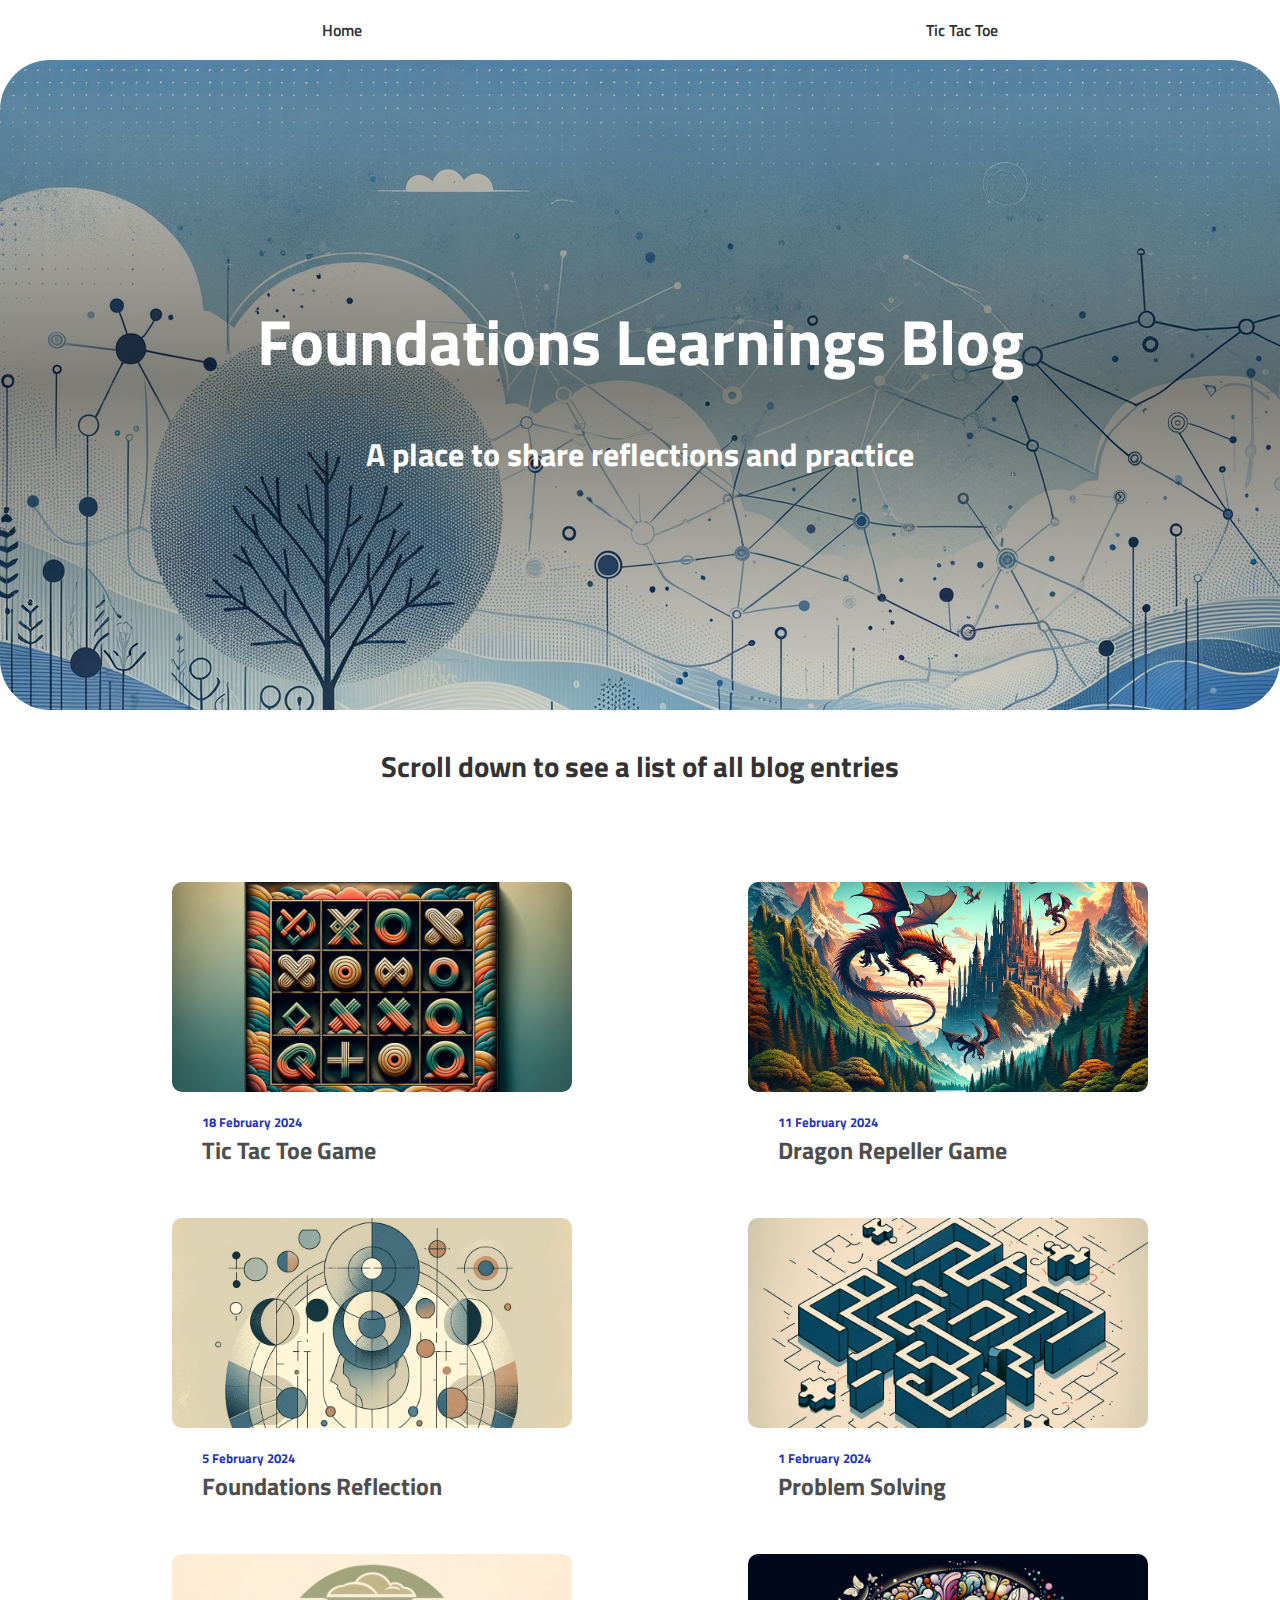
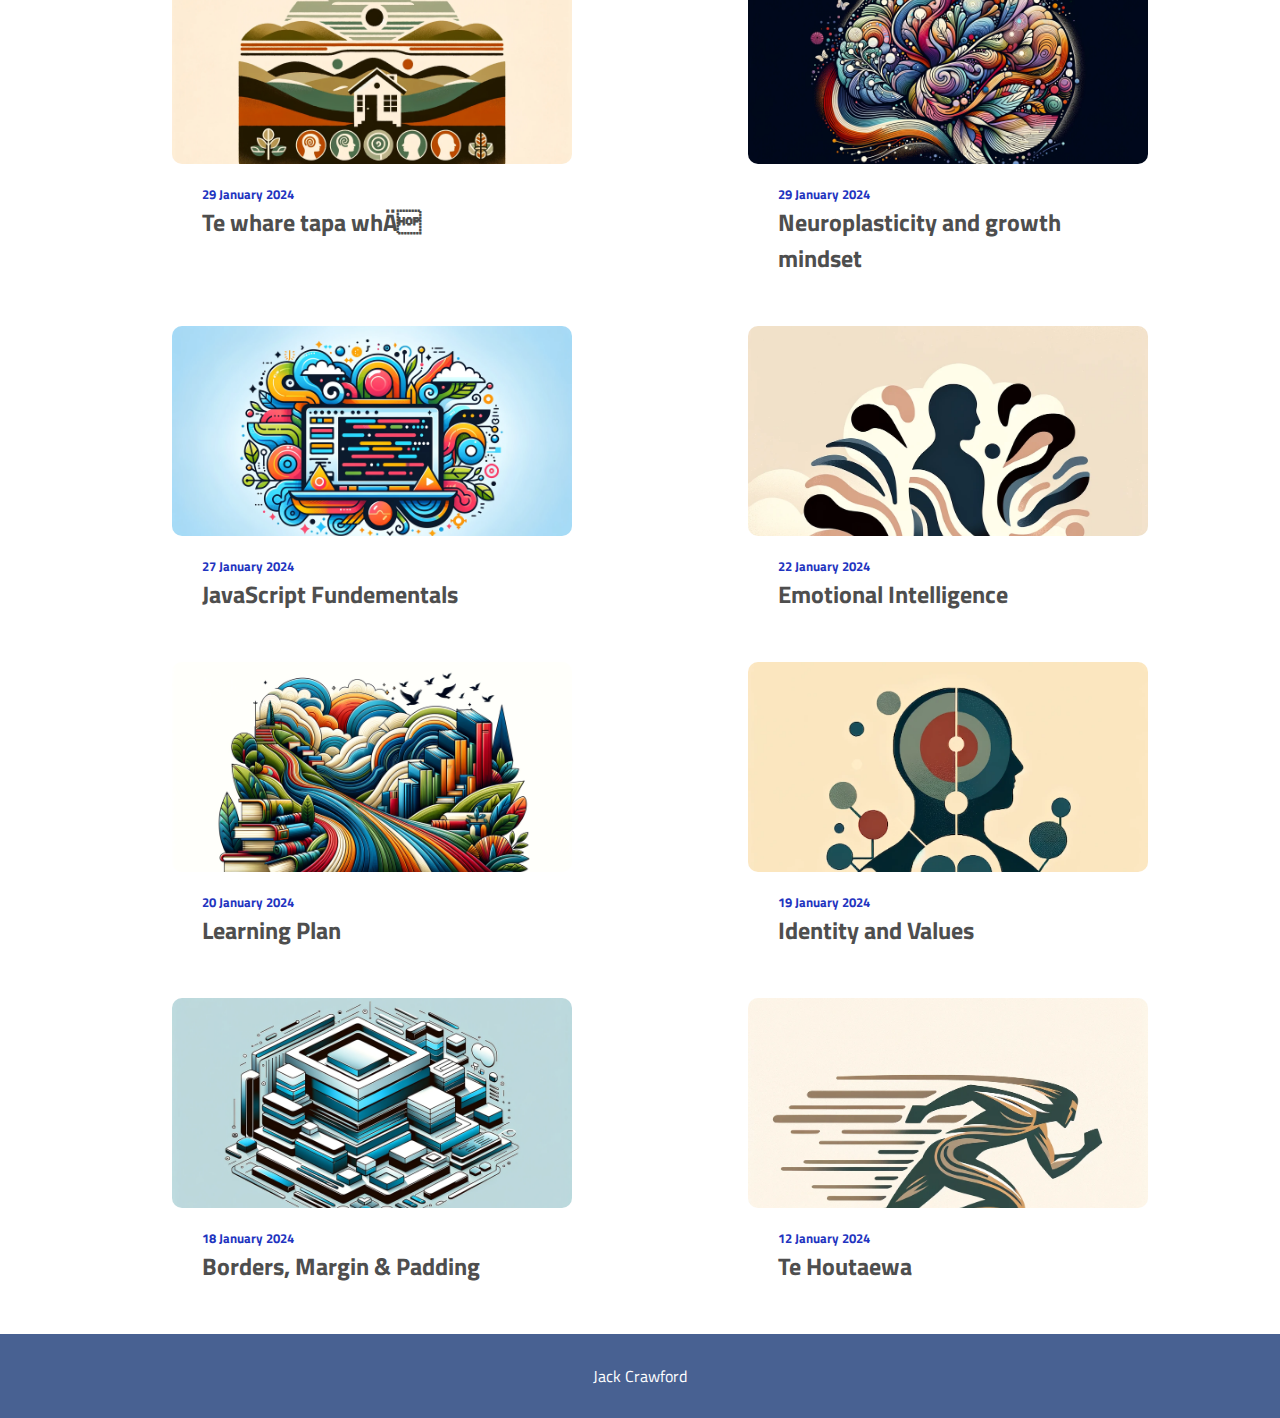
<file: index.html>
<!DOCTYPE html>
<html>

<head>
  <meta charset="UTF-8 /" />
  <meta name="viewport" content="width=device-width, initial-scale=1.0" />
  <link rel="stylesheet" href="styles/main.css" />
  <title>Jack's learning blog for foundations</title>
</head>

<body>
  <nav>
    <ul>
      <li><a href="#">Home</a></li>
      <li><a href="/blog/cat-dog-toe.html">Tic Tac Toe</a></li>
    </ul>
  </nav>
  <header id="index-header">
    <h1>Foundations Learnings Blog</h1>
    <h2>A place to share reflections and practice</h2>
  </header>
  <main>
    <div class="article-content" id="about">

      <h2 id="index-main-paragraph">Scroll down to see a list of all blog entries</h2>
    </div>


    <!--Wraps everything in <a> tag to fix linking isssue -
   Also put article heading below an image-->

    <div class="all-links-container" id="blogs">

      <a href="/blog/te-houtaewa-template.html" class="tile">
        <div class="tile-image">
          <img src="images/te-houtaewa.jpg" alt="Placeholder">
        </div>
        <div class="tile-text">
          <h5>12 January 2024</h5>
          <h3>Te Houtaewa</h3>
        </div>
      </a>
      <a href="/blog/html-css.html" class="tile">
        <div class="tile-image">
          <img src="images/html.jpg" alt="Placeholder">
        </div>
        <div class="tile-text">
          <h5>18 January 2024</h5>
          <h3>Borders, Margin & Padding</h3>
        </div>
      </a>
      <a href="/blog/identity-values.html" class="tile">
        <div class="tile-image">
          <img src="images/identity.jpg" alt="Placeholder">
        </div>
        <div class="tile-text">
          <h5>19 January 2024</h5>
          <h3>Identity and Values</h3>
        </div>
      </a>
      <a href="/blog/learning-plan.html" class="tile">
        <div class="tile-image">
          <img src="images/learning-plan.jpg" alt="Placeholder">
        </div>
        <div class="tile-text">
          <h5>20 January 2024</h5>
          <h3>Learning Plan</h3>
        </div>
      </a>
      <a href="/blog/emotional-intelligence.html" class="tile">
        <div class="tile-image">
          <img src="images/ei.jpg" alt="Placeholder">
        </div>
        <div class="tile-text">
          <h5>22 January 2024</h5>
          <h3>Emotional Intelligence</h3>
        </div>
      </a>
      <a href="/blog/javascript-dom.html" class="tile">
        <div class="tile-image">
          <img src="images/dom.jpg" alt="Placeholder">
        </div>
        <div class="tile-text">
          <h5>27 January 2024</h5>
          <h3>JavaScript Fundementals</h3>
        </div>
      </a>
      <a href="/blog/neuroplasticity.html" class="tile">
        <div class="tile-image">
          <img src="images/neuro.jpg" alt=" Placeholder">
        </div>
        <div class="tile-text">
          <h5>29 January 2024</h5>
          <h3>Neuroplasticity and growth mindset</h3>
        </div>
      </a>
      <a href="/blog/te-whare-tapa-wha.html" class="tile">
        <div class="tile-image">
          <img src="images/Te-whare.jpg" alt="Placeholder">
        </div>
        <div class="tile-text">
          <h5>29 January 2024</h5>
          <h3>Te whare tapa whā</h3>
        </div>
      </a>
      <a href="/blog/problem-solving.html" class="tile">
        <div class="tile-image">
          <img src="images/problem-solving1.png" alt="Placeholder">
        </div>
        <div class="tile-text">
          <h5>1 February 2024</h5>
          <h3>Problem Solving</h3>
        </div>
      </a>
      <a href="/blog/foundations-reflection.html" class="tile">
        <div class="tile-image">
          <img src="images/foundations-reflection.jpg" alt="Placeholder">
        </div>
        <div class="tile-text">
          <h5>5 February 2024</h5>
          <h3>Foundations Reflection</h3>
        </div>
      </a>
      <a href="/game/gameIndex.html" class="tile">
        <div class="tile-image">
          <img src="images/rpg.png" alt="game screenshot">
        </div>
        <div class="tile-text">
          <h5>11 February 2024</h5>
          <h3>Dragon Repeller Game</h3>
        </div>
      </a>
      <a href="/blog/cat-dog-toe.html" class="tile">
        <div class="tile-image">
          <img src="/images/cat-dog-toe/cat-dog-toe.png" alt="game screenshot">
        </div>
        <div class="tile-text">
          <h5>18 February 2024</h5>
          <h3>Tic Tac Toe Game</h3>
        </div>
      </a>

    </div>


    <div class="links-section">
      <h2>Links to Blogs</h2>
      <ul>
        <li><a href="/blog/te-houtaewa-template.html">Te Houtaewa</a></li>
        <li><a href="/blog/html-css.html">HTML CSS</a></li>
        <li><a href="/blog/identity-values.html">Identity and Values</a></li>
        <li><a href="/blog/learning-plan.html">Learning Plan</a></li>
        <li><a href="/blog/emotional-intelligence.html">Emotional Intelligence</a></li>
        <li><a href="/blog/javascript-dom.html">JavaScript Fundementals</a></li>
        <li><a href="/blog/neuroplasticity.html">Neuroplasticity and growth mindset</a></li>
        <li><a href="/blog/te-whare-tapa-wha.html">Te whare tapa whā</a></li>
        <li><a href="/blog/problem-solving.html">Problem Solving</a></li>
        <li><a href="/blog/foundations-reflection.html">Foundations Reflection</a></li>
      </ul>
    </div>
  </main>
  <footer>
    <p>Jack Crawford</p>
  </footer>
</body>

</html>
</file>
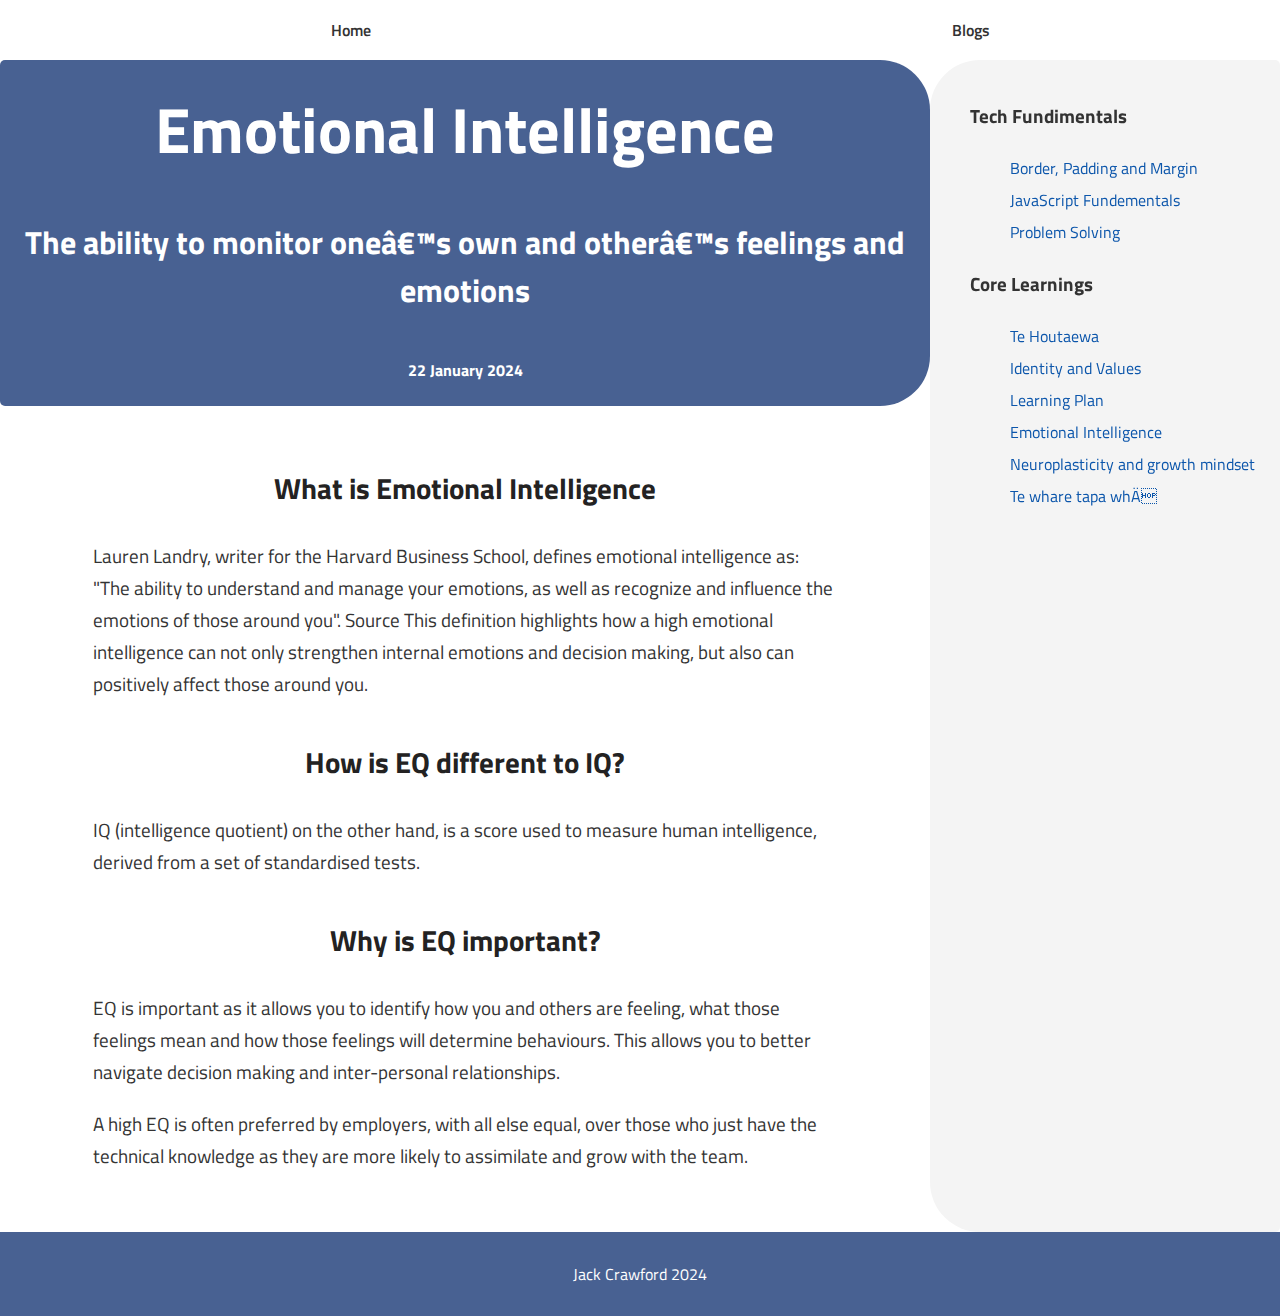
<file: blog/emotional-intelligence.html>
<!DOCTYPE html>
<html>

<head>
  <meta charset="UTF-8 /" />
  <meta name="viewport" content="width=device-width, initial-scale=1.0" />
  <link rel="stylesheet" href="../styles/main.css" />
  <title>Emotional Intelligence Blog</title>
</head>

<body>
  <nav class="nav">
    <ul>
      <li><a href="/index.html">Home</a></li>
      <li><a href="#">Blogs</a></li>
    </ul>
  </nav>
  <div class="content-area">
    <main>
      <header class="article-header">
        <h1>Emotional Intelligence</h1>
        <h2>
          The ability to monitor one’s own and other’s feelings and emotions
        </h2>
        <h3>22 January 2024</h3>
      </header>
      <div class="article-content">
        <h3>What is Emotional Intelligence</h3>
        <p>
          Lauren Landry, writer for the Harvard Business School, defines
          emotional intelligence as: "The ability to understand and manage
          your emotions, as well as recognize and influence the emotions of
          those around you". Source This definition highlights how a high
          emotional intelligence can not only strengthen internal emotions and
          decision making, but also can positively affect those around you.
        </p>
        <h3>How is EQ different to IQ?</h3>
        <p>
          IQ (intelligence quotient) on the other hand, is a score used to
          measure human intelligence, derived from a set of standardised
          tests.
        </p>
        <h3>Why is EQ important?</h3>
        <p>
          EQ is important as it allows you to identify how you and others are
          feeling, what those feelings mean and how those feelings will
          determine behaviours. This allows you to better navigate decision
          making and inter-personal relationships.
        </p>
        <p>
          A high EQ is often preferred by employers, with all else equal, over
          those who just have the technical knowledge as they are more likely
          to assimilate and grow with the team.
        </p>
      </div>
      <div class="links-section">
        <h2>See other Blogs</h2>
        <ul>
          <li><a href="/index.html">Go to Homepage</a></li>
          <li><a href="/blog/html-css.html">Border, Padding and Margin</a></li>
          <li><a href="/blog/identity-values.html">Identity and Values</a></li>
          <li><a href="/blog/learning-plan.html">Learning Plan</a></li>
          <li><a href="/blog/emotional-intelligence.html">Emotional Intelligence</a></li>
          <li><a href="/blog/javascript-dom.html">JavaScript Fundementals</a></li>
          <li><a href="/blog/neuroplasticity.html">Neuroplasticity and growth mindset</a></li>
          <li><a href="/blog/te-whare-tapa-wha.html">Te whare tapa whā</a></li>
          <li><a href="/blog/problem-solving.html">Problem Solving</a></li>
        </ul>
      </div>
    </main>
    <aside>
      <div class="aside-content">
        <h3>Tech Fundimentals</h3>
        <ul>
          <li><a href="/blog/html-css.html">Border, Padding and Margin</a></li>
          <li><a href="/blog/javascript-dom.html">JavaScript Fundementals</a></li>
          <li><a href="/blog/problem-solving.html">Problem Solving</a></li>
        </ul>
        <h3>Core Learnings</h3>
        <ul>
          <li><a href="/blog/te-houtaewa-template.html">Te Houtaewa</a></li>
          <li><a href="/blog/identity-values.html">Identity and Values</a></li>
          <li><a href="/blog/learning-plan.html">Learning Plan</a></li>
          <li><a href="/blog/emotional-intelligence.html">Emotional Intelligence</a></li>
          <li><a href="/blog/neuroplasticity.html">Neuroplasticity and growth mindset</a></li>
          <li><a href="/blog/te-whare-tapa-wha.html">Te whare tapa whā</a></li>
        </ul>
      </div>
    </aside>
  </div>

  <footer>
    <p>Jack Crawford 2024</p>
  </footer>
</body>

</html>
</file>
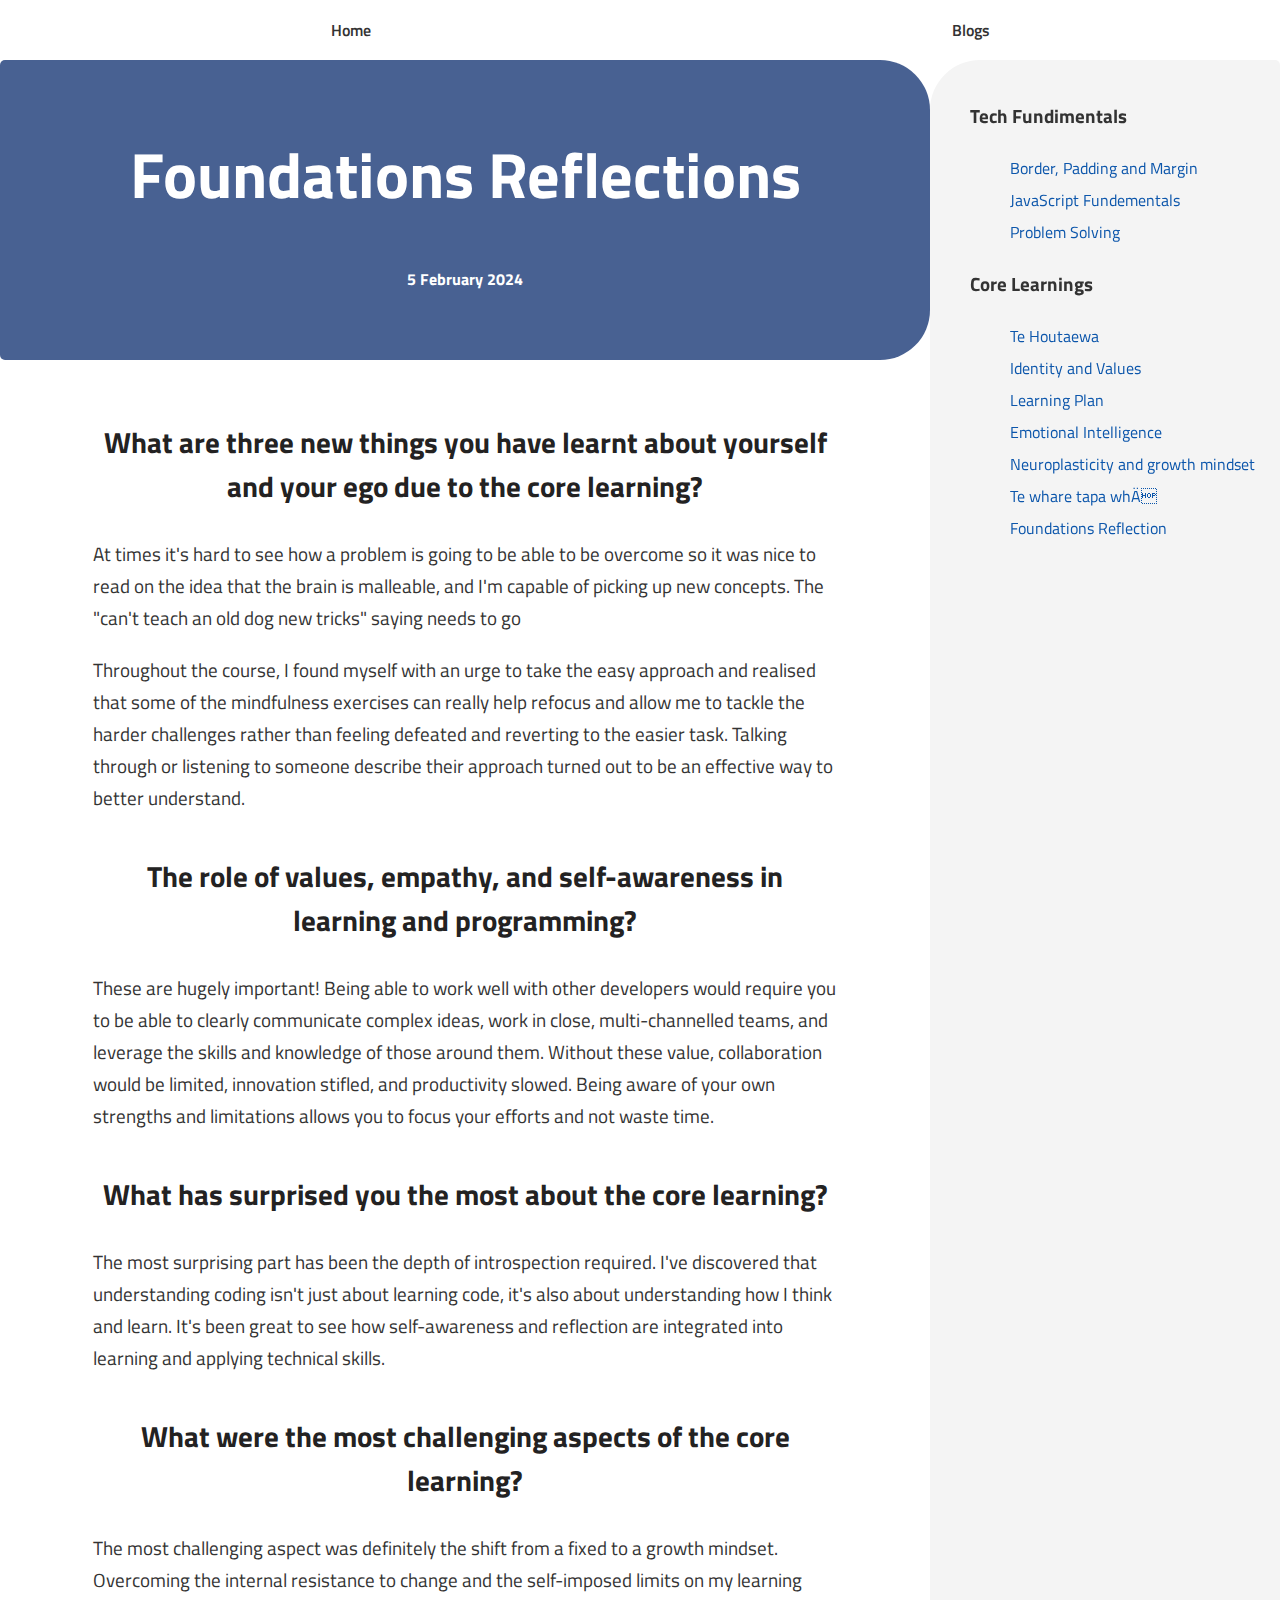
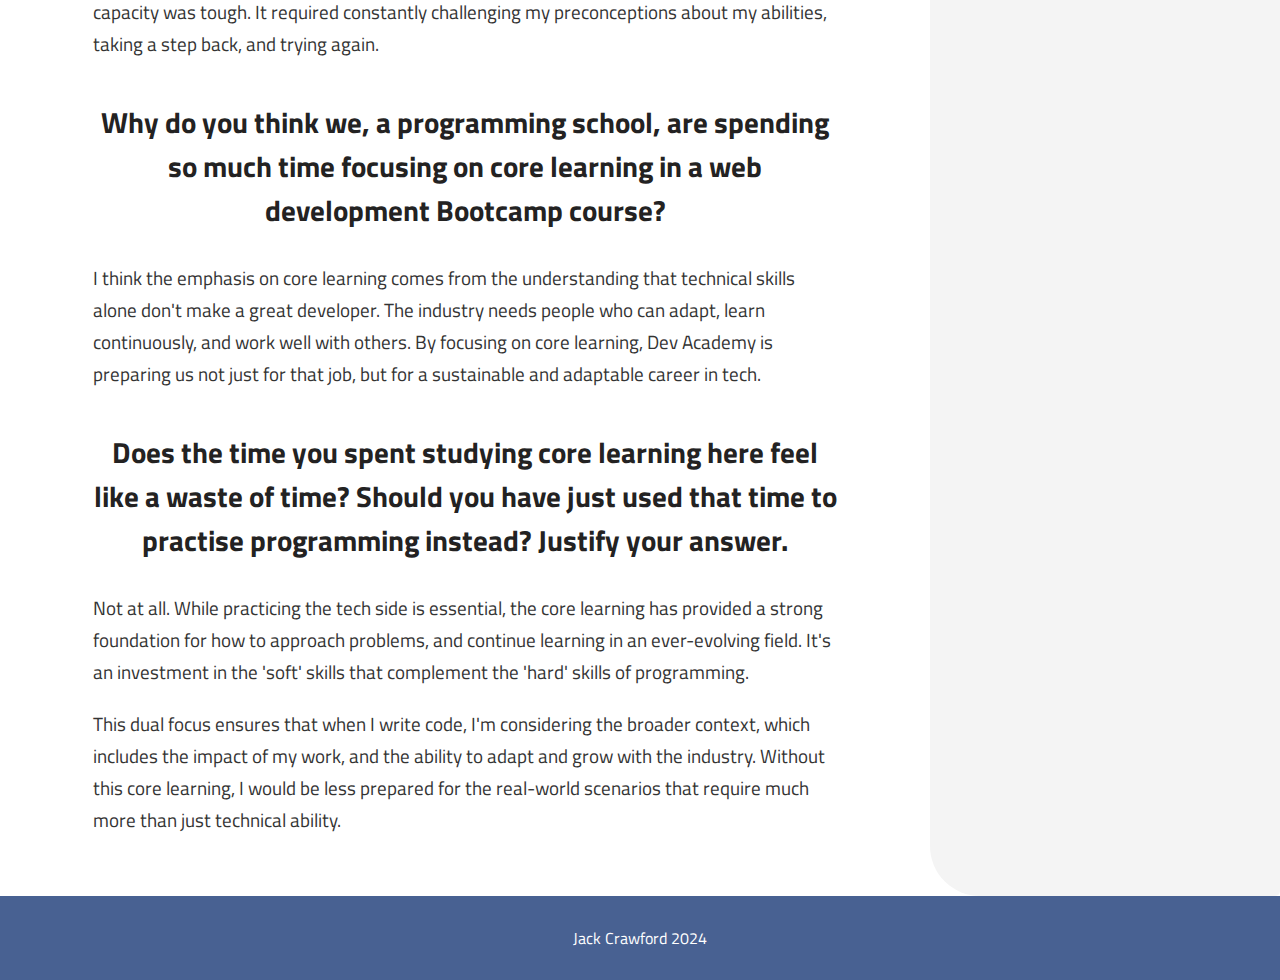
<file: blog/foundations-reflection.html>
<!DOCTYPE html>
<html>

<head>
  <meta charset="UTF-8 /" />
  <meta name="viewport" content="width=device-width, initial-scale=1.0" />
  <link rel="stylesheet" href="../styles/main.css" />
  <link rel="stylesheet" href="../styles/margin-padding-blog.css" />
  <title>Foundations Reflections</title>
</head>

<body>
  <nav class="nav">
    <ul>
      <li><a href="/index.html">Home</a></li>
      <li><a href="#">Blogs</a></li>
    </ul>
  </nav>
  <div class="content-area">
    <main>
      <header class="article-header">
        <h1>Foundations Reflections</h1>
        <h3>5 February 2024</h3>
      </header>
      <div class="article-content">
        <h3>What are three new things you have learnt about yourself and your ego due to the core learning?</h3>
        <p>At times it's hard to see how a problem is going to be able to be overcome so it was nice to read on the idea
          that the brain is malleable, and I'm capable of picking up new concepts. The "can't teach an old dog new
          tricks" saying needs to go</p>
        <p>Throughout the course, I found myself with an urge to take the easy approach and realised that some of the
          mindfulness exercises can really help refocus and allow me to tackle the harder challenges rather than feeling
          defeated and reverting to the easier task.
          Talking through or listening to someone describe their approach turned out to be an effective way to better
          understand.
        </p>
        <h3>The role of values, empathy, and self-awareness in learning and programming?</h3>
        <p>These are hugely important! Being able to work well with other developers would require you to be able to
          clearly communicate complex ideas, work in close, multi-channelled teams, and leverage the skills and
          knowledge of those around them. Without these value, collaboration would be limited, innovation stifled, and
          productivity slowed. Being aware of your own strengths and limitations allows you to focus your efforts and
          not waste time.</p>
        <h3>What has surprised you the most about the core learning?</h3>
        <p>The most surprising part has been the depth of introspection required. I've discovered that understanding
          coding isn't just about learning code, it's also about understanding how I think and learn. It's been great to
          see how self-awareness and reflection are integrated into learning and applying technical skills.</p>
        <h3>What were the most challenging aspects of the core learning?</h3>
        <p>The most challenging aspect was definitely the shift from a fixed to a growth mindset. Overcoming the
          internal resistance to change and the self-imposed limits on my learning capacity was tough. It required
          constantly challenging my preconceptions about my abilities, taking a step back, and trying again.
        </p>
        <h3>Why do you think we, a programming school, are spending so much time focusing on core learning in a web
          development Bootcamp course?</h3>
        <p>I think the emphasis on core learning comes from the understanding that technical skills alone don't make a
          great developer. The industry needs people who can adapt, learn continuously, and work well with others. By
          focusing on core learning, Dev Academy is preparing us not just for that job, but for a sustainable and
          adaptable career in tech. </p>
        <h3>Does the time you spent studying core learning here feel like a waste of time? Should you have just used
          that time to practise programming instead? Justify your answer.</h3>
        <p>Not at all. While practicing the tech side is essential, the core learning has provided a strong foundation
          for how to approach problems, and continue learning in an ever-evolving field. It's an investment in the
          'soft' skills that complement the 'hard' skills of programming.
        </p>
        <p>This dual focus ensures that when I write code, I'm considering the broader context, which includes the
          impact of my work, and the ability to adapt and grow with the industry. Without this core learning, I would be
          less prepared for the real-world scenarios that require much more than just technical ability.</p>

        <div class="links-section">
          <h2>See other Blogs</h2>
          <ul>
            <li><a href="/index.html">Go to Homepage</a></li>
            <li><a href="/blog/html-css.html">Border, Padding and Margin</a></li>
            <li><a href="/blog/identity-values.html">Identity and Values</a></li>
            <li><a href="/blog/learning-plan.html">Learning Plan</a></li>
            <li><a href="/blog/emotional-intelligence.html">Emotional Intelligence</a></li>
            <li><a href="/blog/javascript-dom.html">JavaScript Fundementals</a></li>
            <li><a href="/blog/neuroplasticity.html">Neuroplasticity and growth mindset</a></li>
            <li><a href="/blog/te-whare-tapa-wha.html">Te whare tapa whā</a></li>
            <li><a href="/blog/problem-solving.html">Problem Solving</a></li>
          </ul>
        </div>
    </main>
    <aside>
      <div class="aside-content">
        <h3>Tech Fundimentals</h3>
        <ul>
          <li><a href="/blog/html-css.html">Border, Padding and Margin</a></li>
          <li><a href="/blog/javascript-dom.html">JavaScript Fundementals</a></li>
          <li><a href="/blog/problem-solving.html">Problem Solving</a></li>
        </ul>
        <h3>Core Learnings</h3>
        <ul>
          <li><a href="/blog/te-houtaewa-template.html">Te Houtaewa</a></li>
          <li><a href="/blog/identity-values.html">Identity and Values</a></li>
          <li><a href="/blog/learning-plan.html">Learning Plan</a></li>
          <li><a href="/blog/emotional-intelligence.html">Emotional Intelligence</a></li>
          <li><a href="/blog/neuroplasticity.html">Neuroplasticity and growth mindset</a></li>
          <li><a href="/blog/te-whare-tapa-wha.html">Te whare tapa whā</a></li>
          <li><a href="/blog/foundations-reflection.html">Foundations Reflection</a></li>
        </ul>
      </div>
    </aside>
  </div>
  <footer>
    <p>Jack Crawford 2024</p>
  </footer>
</body>

</html>
</file>
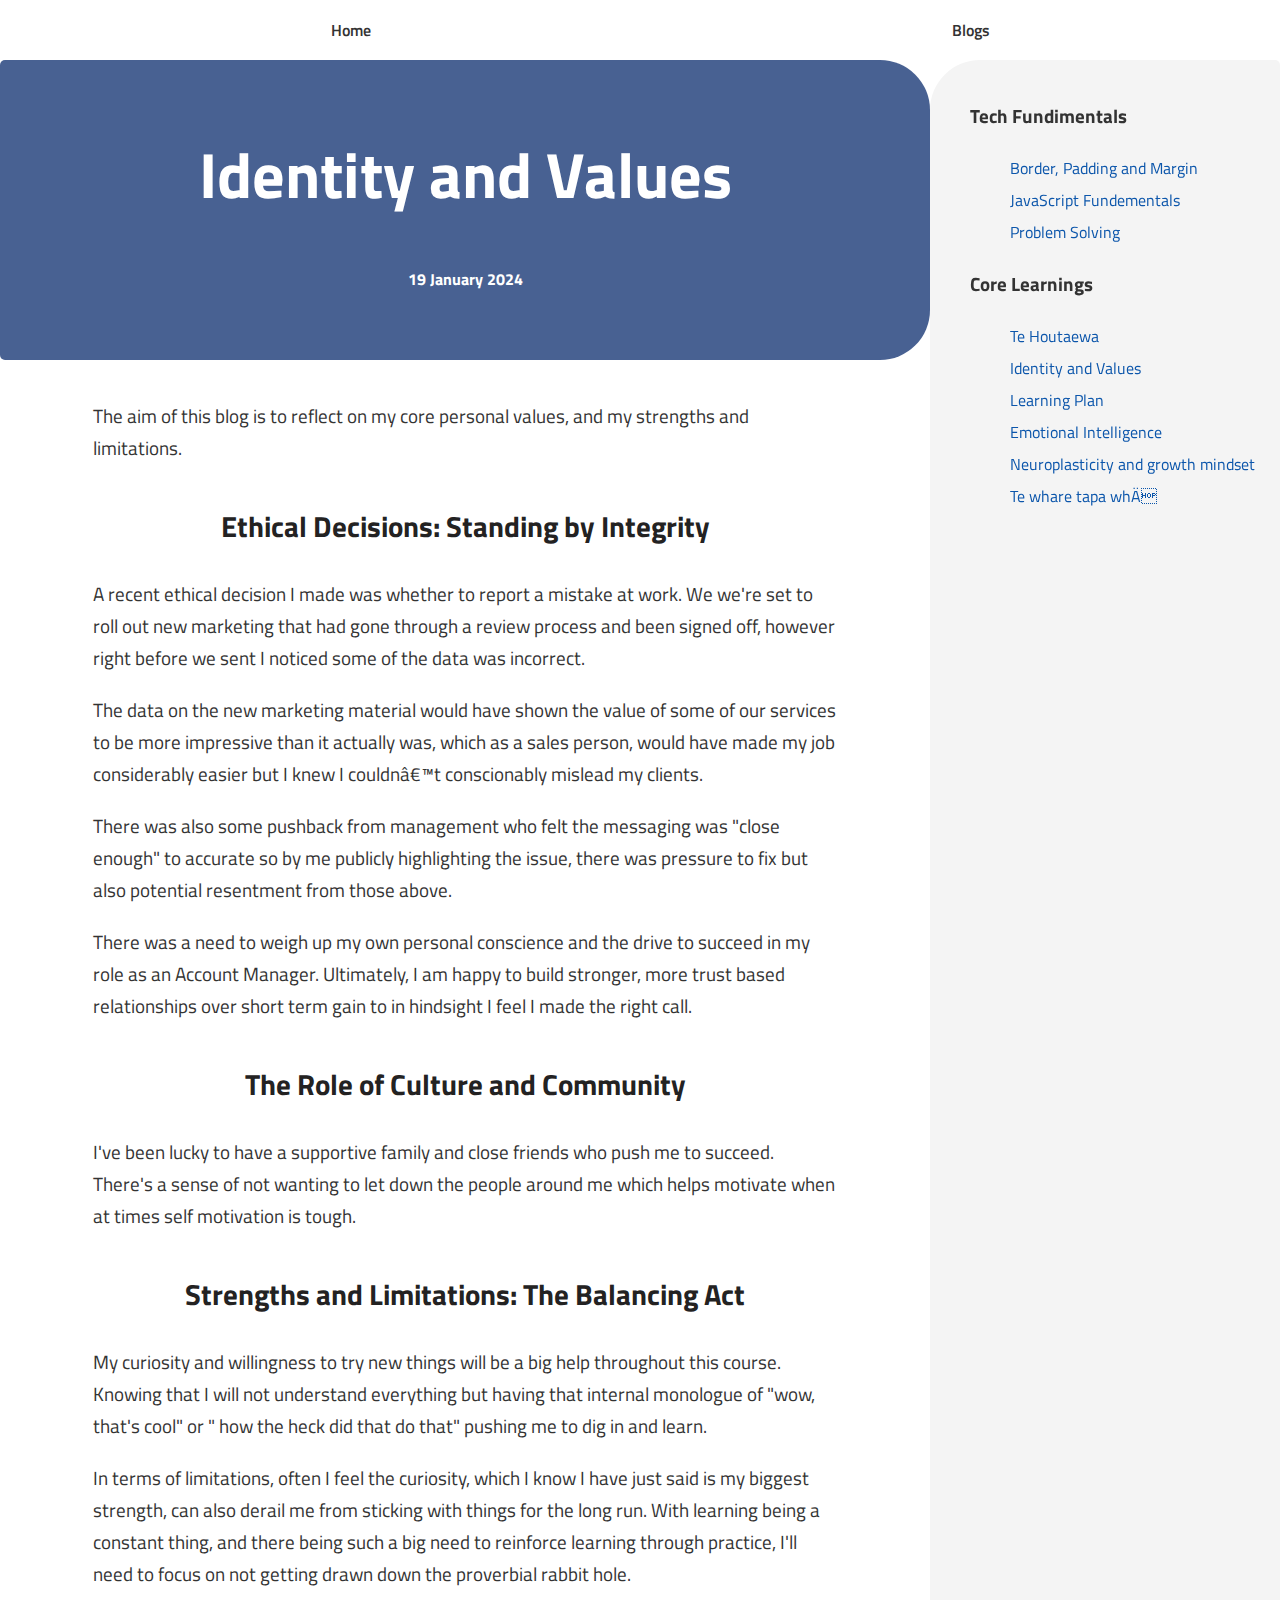
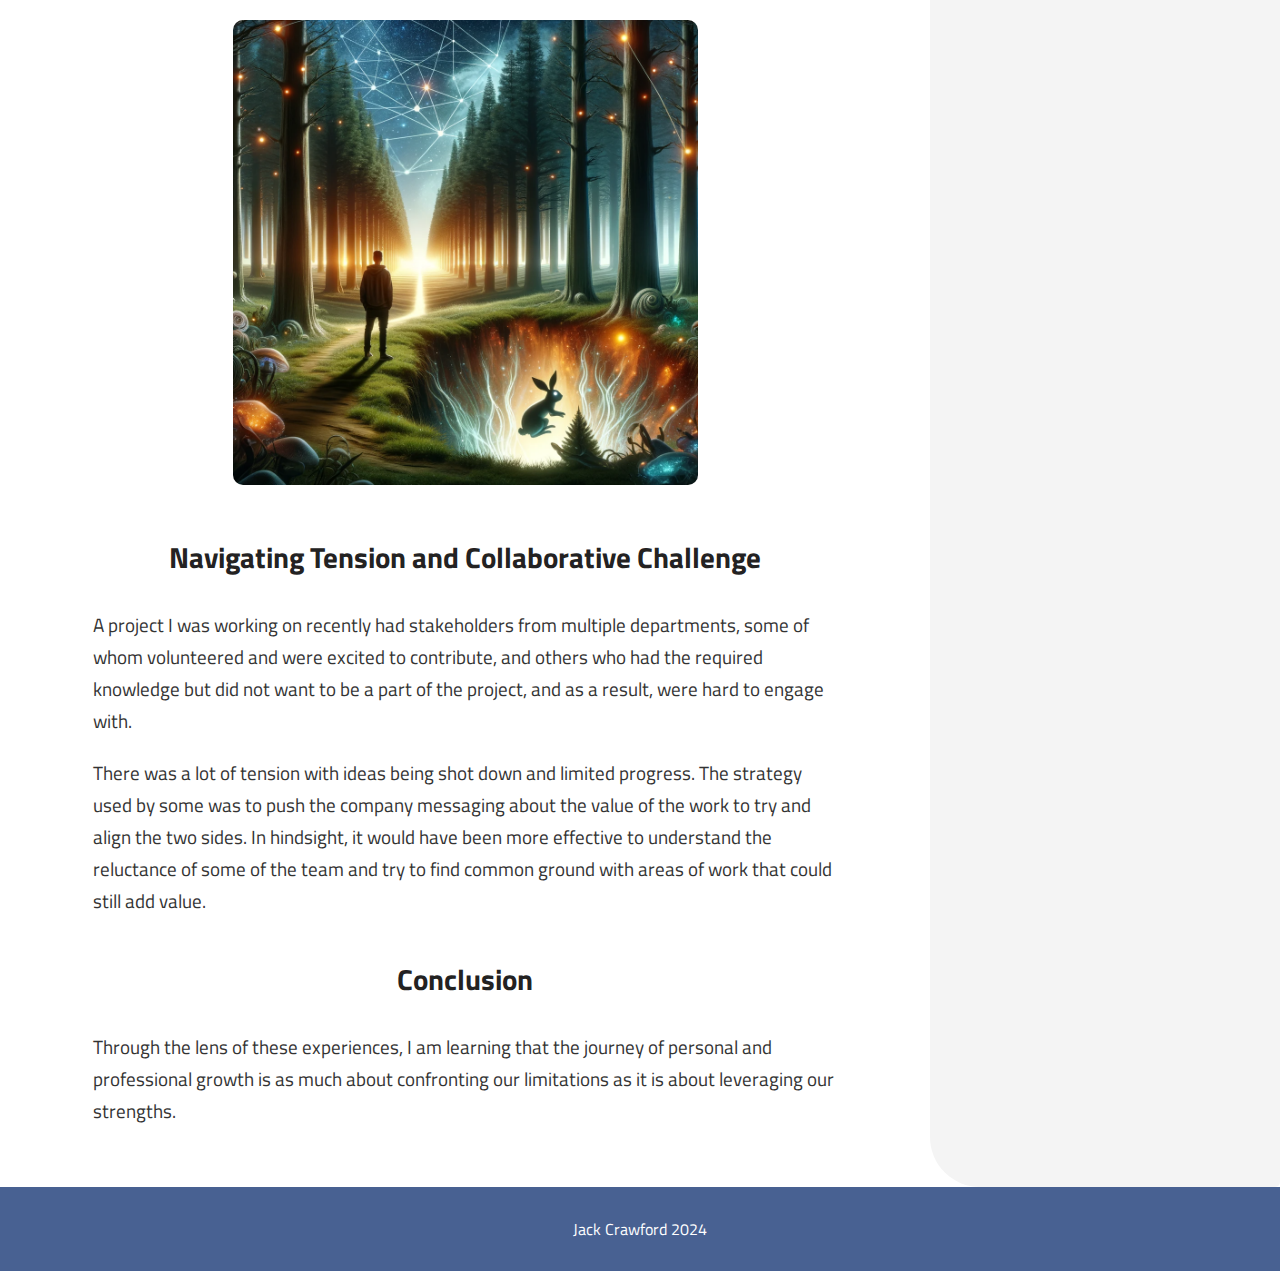
<file: blog/identity-values.html>
<!DOCTYPE html>
<html>

<head>
  <meta charset="UTF-8 /" />
  <meta name="viewport" content="width=device-width, initial-scale=1.0" />
  <link rel="stylesheet" href="../styles/main.css" />
  <title>Identity and Values blog article</title>
</head>

<body>
  <nav class="nav">
    <ul>
      <li><a href="/index.html">Home</a></li>
      <li><a href="#">Blogs</a></li>
    </ul>
  </nav>
  <div class="content-area">
    <main>
      <header class="article-header">
        <h1>Identity and Values</h1>

        <h3>19 January 2024</h3>
      </header>
      <div class="article-content">
        <p>
          The aim of this blog is to reflect on my core personal values, and
          my strengths and limitations.
        </p>
        <h3>Ethical Decisions: Standing by Integrity</h3>
        <p>
          A recent ethical decision I made was whether to report a mistake at
          work. We we're set to roll out new marketing that had gone through a
          review process and been signed off, however right before we sent I
          noticed some of the data was incorrect.
        </p>

        <p>
          The data on the new marketing material would have shown the value of
          some of our services to be more impressive than it actually was,
          which as a sales person, would have made my job considerably easier
          but I knew I couldn’t conscionably mislead my clients.
        </p>

        <p>
          There was also some pushback from management who felt the messaging
          was "close enough" to accurate so by me publicly highlighting the
          issue, there was pressure to fix but also potential resentment from
          those above.
        </p>

        <p>
          There was a need to weigh up my own personal conscience and the
          drive to succeed in my role as an Account Manager. Ultimately, I am
          happy to build stronger, more trust based relationships over short
          term gain to in hindsight I feel I made the right call.
        </p>

        <h3>The Role of Culture and Community</h3>
        <p>
          I've been lucky to have a supportive family and close friends who
          push me to succeed. There's a sense of not wanting to let down the
          people around me which helps motivate when at times self motivation
          is tough.
        </p>

        <h3>Strengths and Limitations: The Balancing Act</h3>
        <p>
          My curiosity and willingness to try new things will be a big help
          throughout this course. Knowing that I will not understand
          everything but having that internal monologue of "wow, that's cool"
          or " how the heck did that do that" pushing me to dig in and learn.
        </p>

        <p>
          In terms of limitations, often I feel the curiosity, which I know I
          have just said is my biggest strength, can also derail me from
          sticking with things for the long run. With learning being a
          constant thing, and there being such a big need to reinforce
          learning through practice, I'll need to focus on not getting drawn
          down the proverbial rabbit hole.
        </p>

        <img src="/images/rabbit-hole.png" alt="Rabbit Hole" class="blog-img" />

        <h3>Navigating Tension and Collaborative Challenge</h3>
        <p>
          A project I was working on recently had stakeholders from multiple
          departments, some of whom volunteered and were excited to
          contribute, and others who had the required knowledge but did not
          want to be a part of the project, and as a result, were hard to
          engage with.
        </p>
        <p>
          There was a lot of tension with ideas being shot down and limited
          progress. The strategy used by some was to push the company
          messaging about the value of the work to try and align the two
          sides. In hindsight, it would have been more effective to understand
          the reluctance of some of the team and try to find common ground
          with areas of work that could still add value.
        </p>

        <h3>Conclusion</h3>

        <p>
          Through the lens of these experiences, I am learning that the
          journey of personal and professional growth is as much about
          confronting our limitations as it is about leveraging our strengths.
        </p>
      </div>
      <div class="links-section">
        <h2>See other Blogs</h2>
        <ul>
          <li><a href="/index.html">Go to Homepage</a></li>
          <li><a href="/blog/html-css.html">Border, Padding and Margin</a></li>
          <li><a href="/blog/identity-values.html">Identity and Values</a></li>
          <li><a href="/blog/learning-plan.html">Learning Plan</a></li>
          <li><a href="/blog/emotional-intelligence.html">Emotional Intelligence</a></li>
          <li><a href="/blog/javascript-dom.html">JavaScript Fundementals</a></li>
          <li><a href="/blog/neuroplasticity.html">Neuroplasticity and growth mindset</a></li>
          <li><a href="/blog/te-whare-tapa-wha.html">Te whare tapa whā</a></li>
          <li><a href="/blog/problem-solving.html">Problem Solving</a></li>
        </ul>
      </div>
    </main>
    <aside>
      <div class="aside-content">
        <h3>Tech Fundimentals</h3>
        <ul>
          <li><a href="/blog/html-css.html">Border, Padding and Margin</a></li>
          <li><a href="/blog/javascript-dom.html">JavaScript Fundementals</a></li>
          <li><a href="/blog/problem-solving.html">Problem Solving</a></li>
        </ul>
        <h3>Core Learnings</h3>
        <ul>
          <li><a href="/blog/te-houtaewa-template.html">Te Houtaewa</a></li>
          <li><a href="/blog/identity-values.html">Identity and Values</a></li>
          <li><a href="/blog/learning-plan.html">Learning Plan</a></li>
          <li><a href="/blog/emotional-intelligence.html">Emotional Intelligence</a></li>
          <li><a href="/blog/neuroplasticity.html">Neuroplasticity and growth mindset</a></li>
          <li><a href="/blog/te-whare-tapa-wha.html">Te whare tapa whā</a></li>
        </ul>
      </div>
    </aside>
  </div>

  <footer>
    <p>Jack Crawford 2024</p>
  </footer>
</body>

</html>
</file>
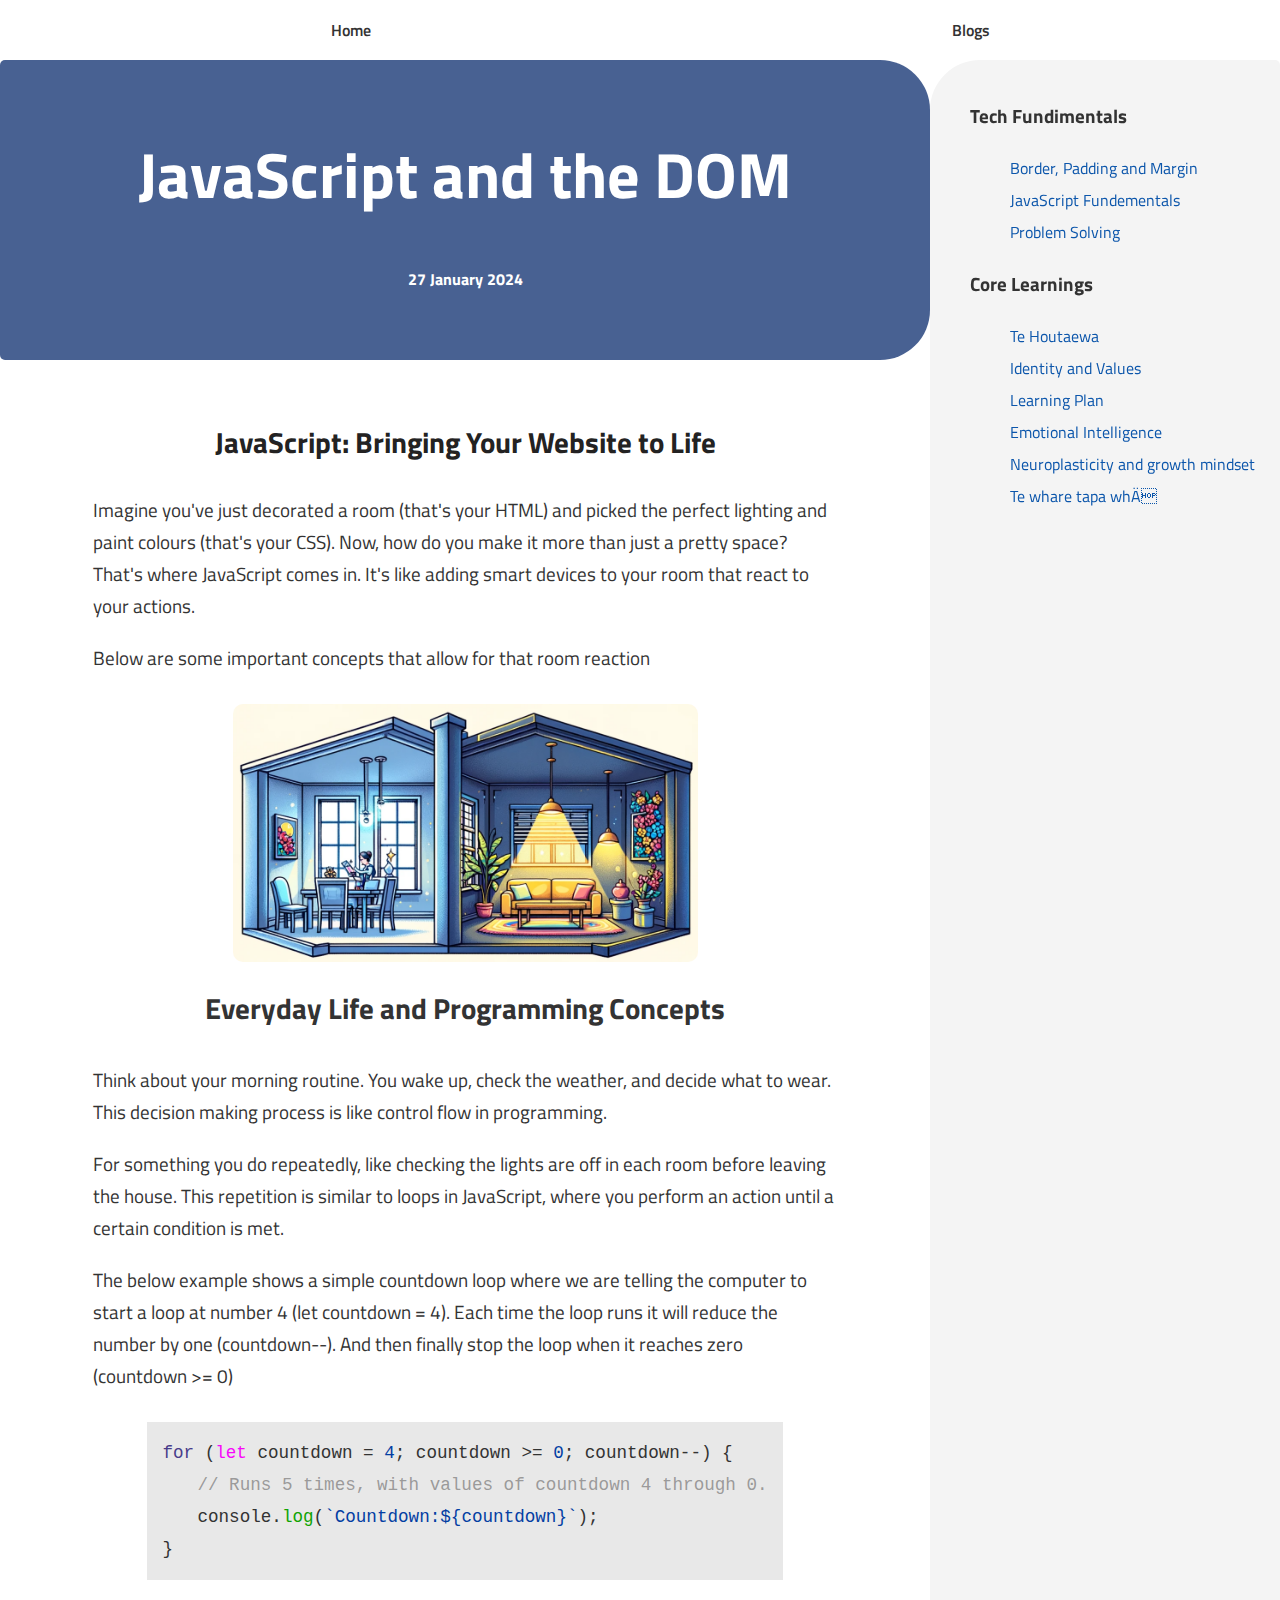
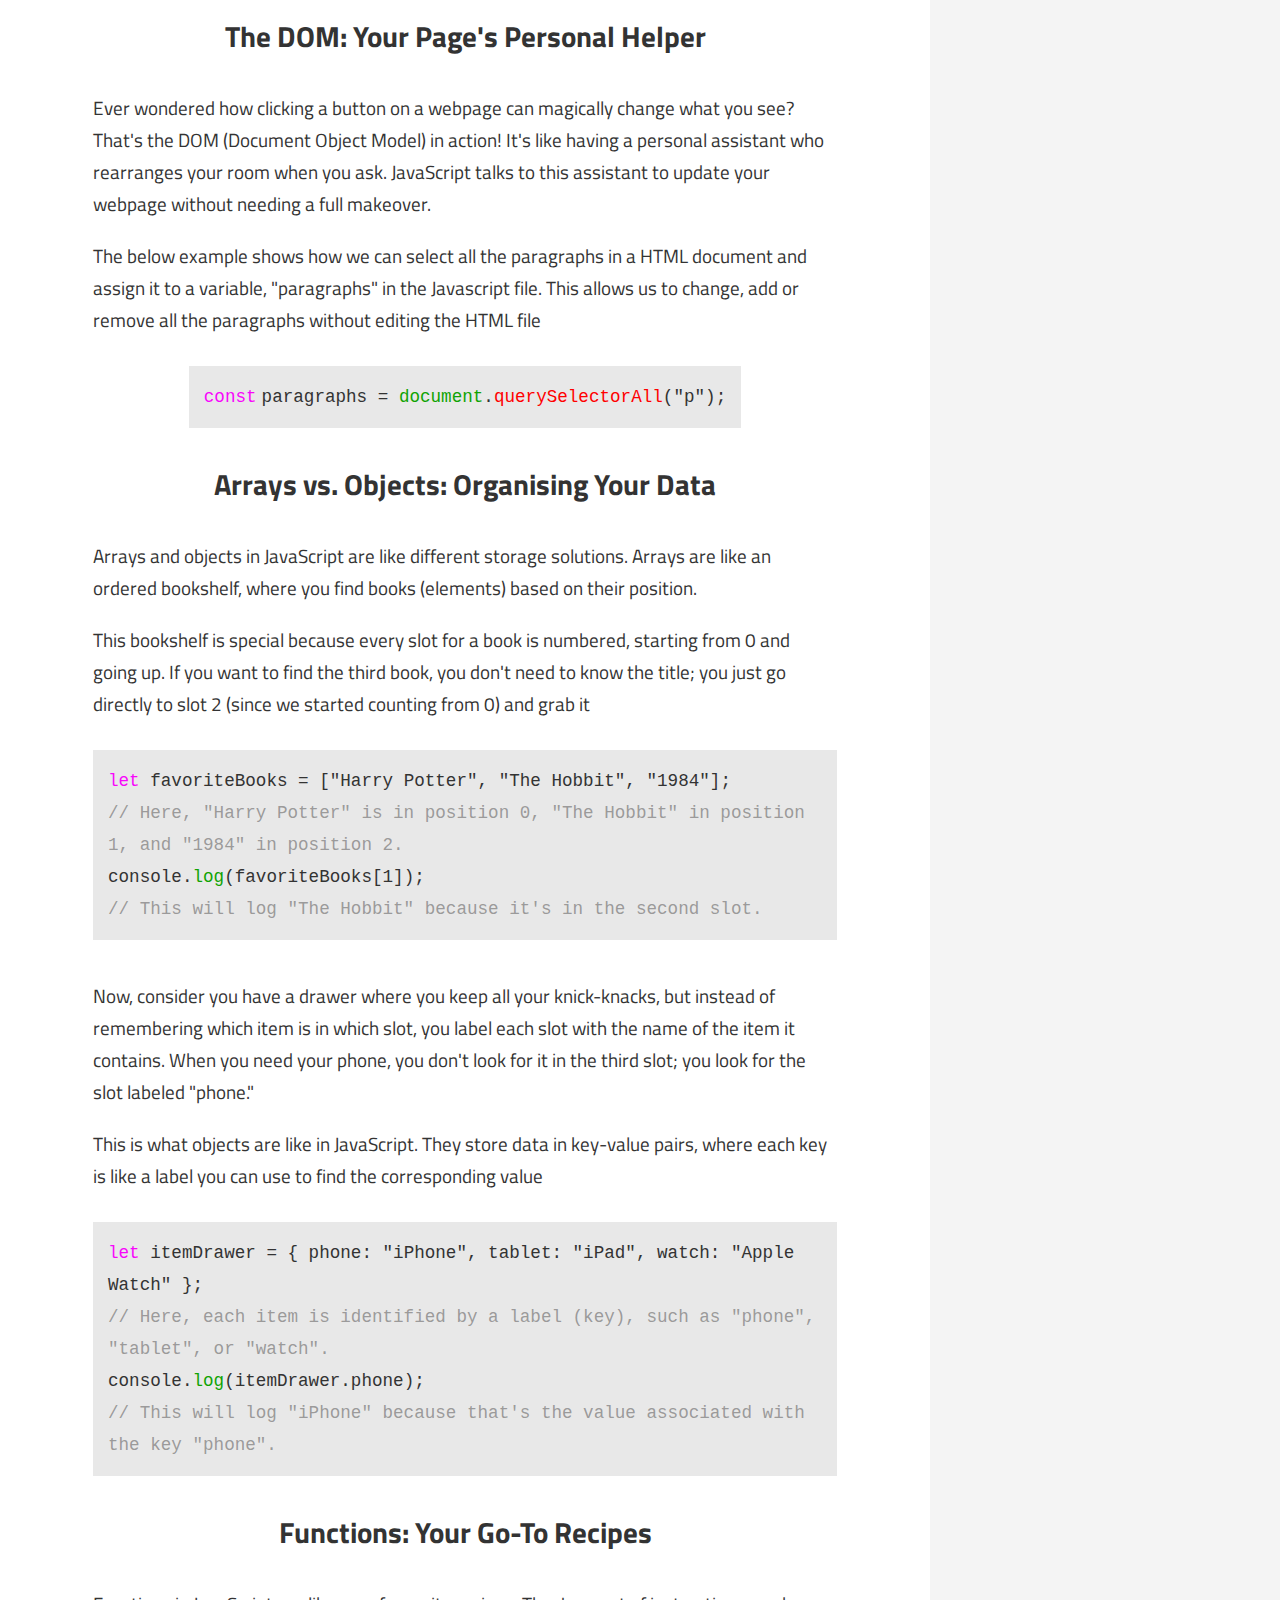
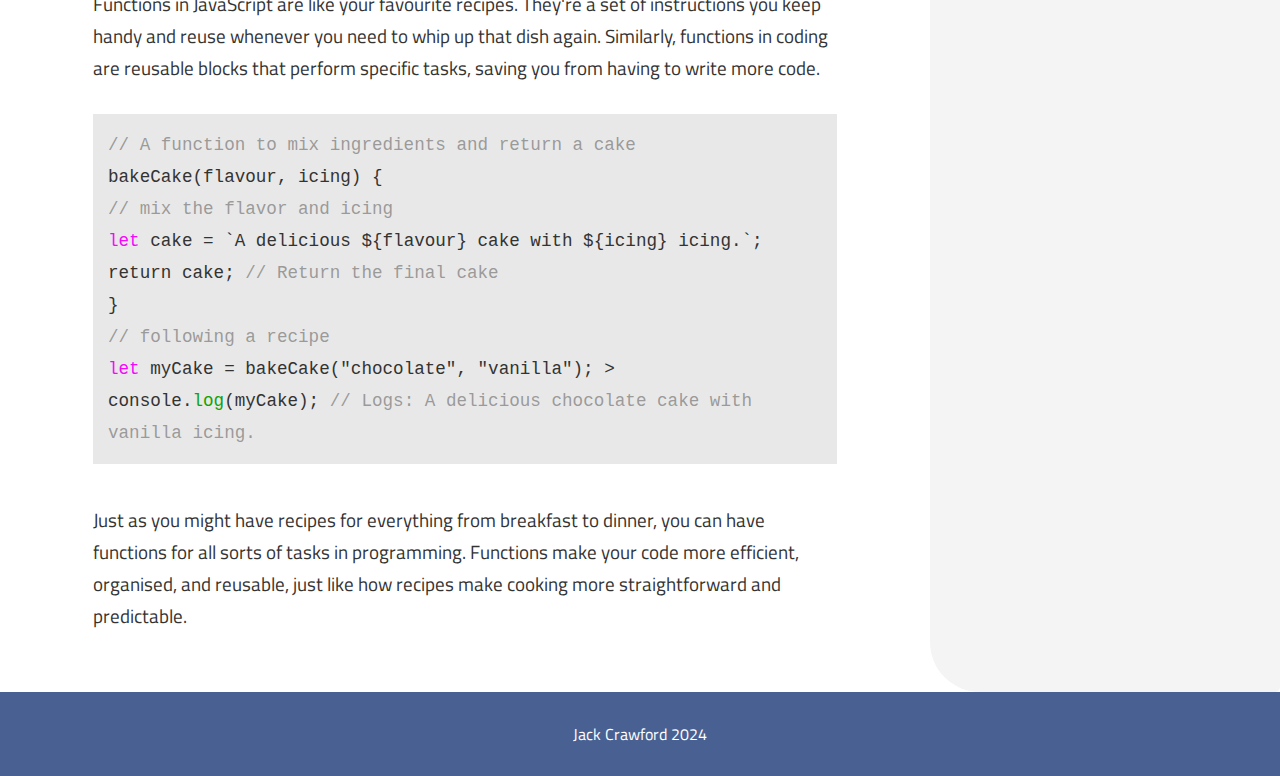
<file: blog/javascript-dom.html>
<!DOCTYPE html>
<html>

<head>
  <meta charset="UTF-8 /" />
  <meta name="viewport" content="width=device-width, initial-scale=1.0" />
  <link rel="stylesheet" href="../styles/main.css" />
  <link rel="stylesheet" href="/styles/margin-padding-blog.css" />
  <title>JavaScript and the DOM</title>
</head>

<body>
  <nav class="nav">
    <ul>
      <li><a href="/index.html">Home</a></li>
      <li><a href="#">Blogs</a></li>
    </ul>
  </nav>
  <div class="content-area">
    <main>
      <header class="article-header">
        <h1>JavaScript and the DOM</h1>
        <h3>27 January 2024</h3>
      </header>
      <div class="article-content">
        <h3>JavaScript: Bringing Your Website to Life</h3>
        <p>
          Imagine you've just decorated a room (that's your HTML) and picked
          the perfect lighting and paint colours (that's your CSS). Now, how
          do you make it more than just a pretty space? That's where
          JavaScript comes in. It's like adding smart devices to your room
          that react to your actions.
        </p>
        <p>
          Below are some important concepts that allow for that room reaction
        </p>
        <img src="/images/htmlvscss.png" alt="html vs JavaScript relationship" class="blog-img" />
        <h2>Everyday Life and Programming Concepts</h2>
        <p>
          Think about your morning routine. You wake up, check the weather,
          and decide what to wear. This decision making process is like
          control flow in programming.
        </p>
        <p>
          For something you do repeatedly, like checking the lights are off in
          each room before leaving the house. This repetition is similar to
          loops in JavaScript, where you perform an action until a certain
          condition is met.
        </p>
        <p>
          The below example shows a simple countdown loop where we are telling
          the computer to start a loop at number 4 (let countdown = 4). Each
          time the loop runs it will reduce the number by one (countdown--).
          And then finally stop the loop when it reaches zero (countdown >= 0)
        </p>

        <!--  LOOP EXAMPLE  -->
        <code>
            <span class="class-code-leader">for</span> (<span class="class-code"
              >let</span
            >
            countdown = <span class="selected">4</span>; countdown >=
            <span class="selected">0</span>; countdown--) {<br />
            <span class="code-commnents line-start"
              >// Runs 5 times, with values of countdown 4 through 0.</span
            >
            <br />
            <span class="line-start">console.</span
            ><span class="class-selector-js">log</span>(<span class="selected"
              >`Countdown:${countdown}`</span
            >);<br />}
          </code>

        <h2>The DOM: Your Page's Personal Helper</h2>
        <p>
          Ever wondered how clicking a button on a webpage can magically
          change what you see? That's the DOM (Document Object Model) in
          action! It's like having a personal assistant who rearranges your
          room when you ask. JavaScript talks to this assistant to update your
          webpage without needing a full makeover.
        </p>
        <p>
          The below example shows how we can select all the paragraphs in a
          HTML document and assign it to a variable, "paragraphs" in the
          Javascript file. This allows us to change, add or remove all the
          paragraphs without editing the HTML file
        </p>
        <!--  ACCESSING THE DOM EXAMPLE  -->
        <code><span class="class-code">const</span
            ><span class="js-text">paragraphs</span> =
            <span class="class-selector-js">document</span>.<span
              class="class-code-red"
              >querySelectorAll</span
            >("p");
          </code>
        <h2>Arrays vs. Objects: Organising Your Data</h2>
        <p>
          Arrays and objects in JavaScript are like different storage
          solutions. Arrays are like an ordered bookshelf, where you find
          books (elements) based on their position.
        </p>
        <p>
          This bookshelf is special because every slot for a book is numbered,
          starting from 0 and going up. If you want to find the third book,
          you don't need to know the title; you just go directly to slot 2
          (since we started counting from 0) and grab it
        </p>
        <!--  ARRAYS EXAMPLE  -->
        <code>
            <span class="class-code">let</span> favoriteBooks = ["Harry Potter",
            "The Hobbit", "1984"]; <br /><span class="code-commnents"
              >// Here, "Harry Potter" is in position 0, "The Hobbit" in
              position 1, and "1984" in position 2.</span
            >
            <br />console.<span class="class-selector-js">log</span
            >(favoriteBooks[1]); <br /><span class="code-commnents"
              >// This will log "The Hobbit" because it's in the second
              slot.</span
            >
          </code>
        <p>
          Now, consider you have a drawer where you keep all your
          knick-knacks, but instead of remembering which item is in which
          slot, you label each slot with the name of the item it contains.
          When you need your phone, you don't look for it in the third slot;
          you look for the slot labeled "phone."
        </p>
        <p>
          This is what objects are like in JavaScript. They store data in
          key-value pairs, where each key is like a label you can use to find
          the corresponding value
        </p>

        <!--  OBJECTS EXAMPLE  -->
        <code>
            <span class="class-code">let</span> itemDrawer = { phone: "iPhone",
            tablet: "iPad", watch: "Apple Watch" }; <br /><span
              class="code-commnents"
              >// Here, each item is identified by a label (key), such as
              "phone", "tablet", or "watch".</span
            >
            <br />console.<span class="class-selector-js">log</span
            >(itemDrawer.phone); <br />

            <span class="code-commnents"
              >// This will log "iPhone" because that's the value associated
              with the key "phone".</span
            >
          </code>
        <h2>Functions: Your Go-To Recipes</h2>
        <p>
          Functions in JavaScript are like your favourite recipes. They're a
          set of instructions you keep handy and reuse whenever you need to
          whip up that dish again. Similarly, functions in coding are reusable
          blocks that perform specific tasks, saving you from having to write
          more code.
        </p>

        <code>
            <span class="code-commnents"
              >// A function to mix ingredients and return a cake</span
            >
            <br />bakeCake(flavour, icing) { <br /><span class="code-commnents"
              >// mix the flavor and icing</span
            ><br /><span class="class-code">let</span> cake = `A delicious
            ${flavour} cake with ${icing} icing.`; <br />return cake;
            <span class="code-commnents">// Return the final cake </span><br />}
            <br /><span class="code-commnents">// following a recipe</span>
            <br /><span class="class-code">let</span> myCake =
            bakeCake("chocolate", "vanilla"); > <br />console.<span
              class="class-selector-js"
              >log</span
            >(myCake);
            <span class="code-commnents"
              >// Logs: A delicious chocolate cake with vanilla icing.</span
            >
          </code>
        <p>
          Just as you might have recipes for everything from breakfast to
          dinner, you can have functions for all sorts of tasks in
          programming. Functions make your code more efficient, organised, and
          reusable, just like how recipes make cooking more straightforward
          and predictable.
        </p>
      </div>
      <div class="links-section">
        <h2>See other Blogs</h2>
        <ul>
          <li><a href="/index.html">Go to Homepage</a></li>
          <li><a href="/blog/html-css.html">Border, Padding and Margin</a></li>
          <li><a href="/blog/identity-values.html">Identity and Values</a></li>
          <li><a href="/blog/learning-plan.html">Learning Plan</a></li>
          <li><a href="/blog/emotional-intelligence.html">Emotional Intelligence</a></li>
          <li><a href="/blog/javascript-dom.html">JavaScript Fundementals</a></li>
          <li><a href="/blog/neuroplasticity.html">Neuroplasticity and growth mindset</a></li>
          <li><a href="/blog/te-whare-tapa-wha.html">Te whare tapa whā</a></li>
          <li><a href="/blog/problem-solving.html">Problem Solving</a></li>
        </ul>
      </div>
    </main>
    <aside>
      <div class="aside-content">
        <h3>Tech Fundimentals</h3>
        <ul>
          <li><a href="/blog/html-css.html">Border, Padding and Margin</a></li>
          <li><a href="/blog/javascript-dom.html">JavaScript Fundementals</a></li>
          <li><a href="/blog/problem-solving.html">Problem Solving</a></li>
        </ul>
        <h3>Core Learnings</h3>
        <ul>
          <li><a href="/blog/te-houtaewa-template.html">Te Houtaewa</a></li>
          <li><a href="/blog/identity-values.html">Identity and Values</a></li>
          <li><a href="/blog/learning-plan.html">Learning Plan</a></li>
          <li><a href="/blog/emotional-intelligence.html">Emotional Intelligence</a></li>
          <li><a href="/blog/neuroplasticity.html">Neuroplasticity and growth mindset</a></li>
          <li><a href="/blog/te-whare-tapa-wha.html">Te whare tapa whā</a></li>
        </ul>
      </div>
    </aside>
  </div>

  <footer>
    <p>Jack Crawford 2024</p>
  </footer>
</body>

</html>
</file>
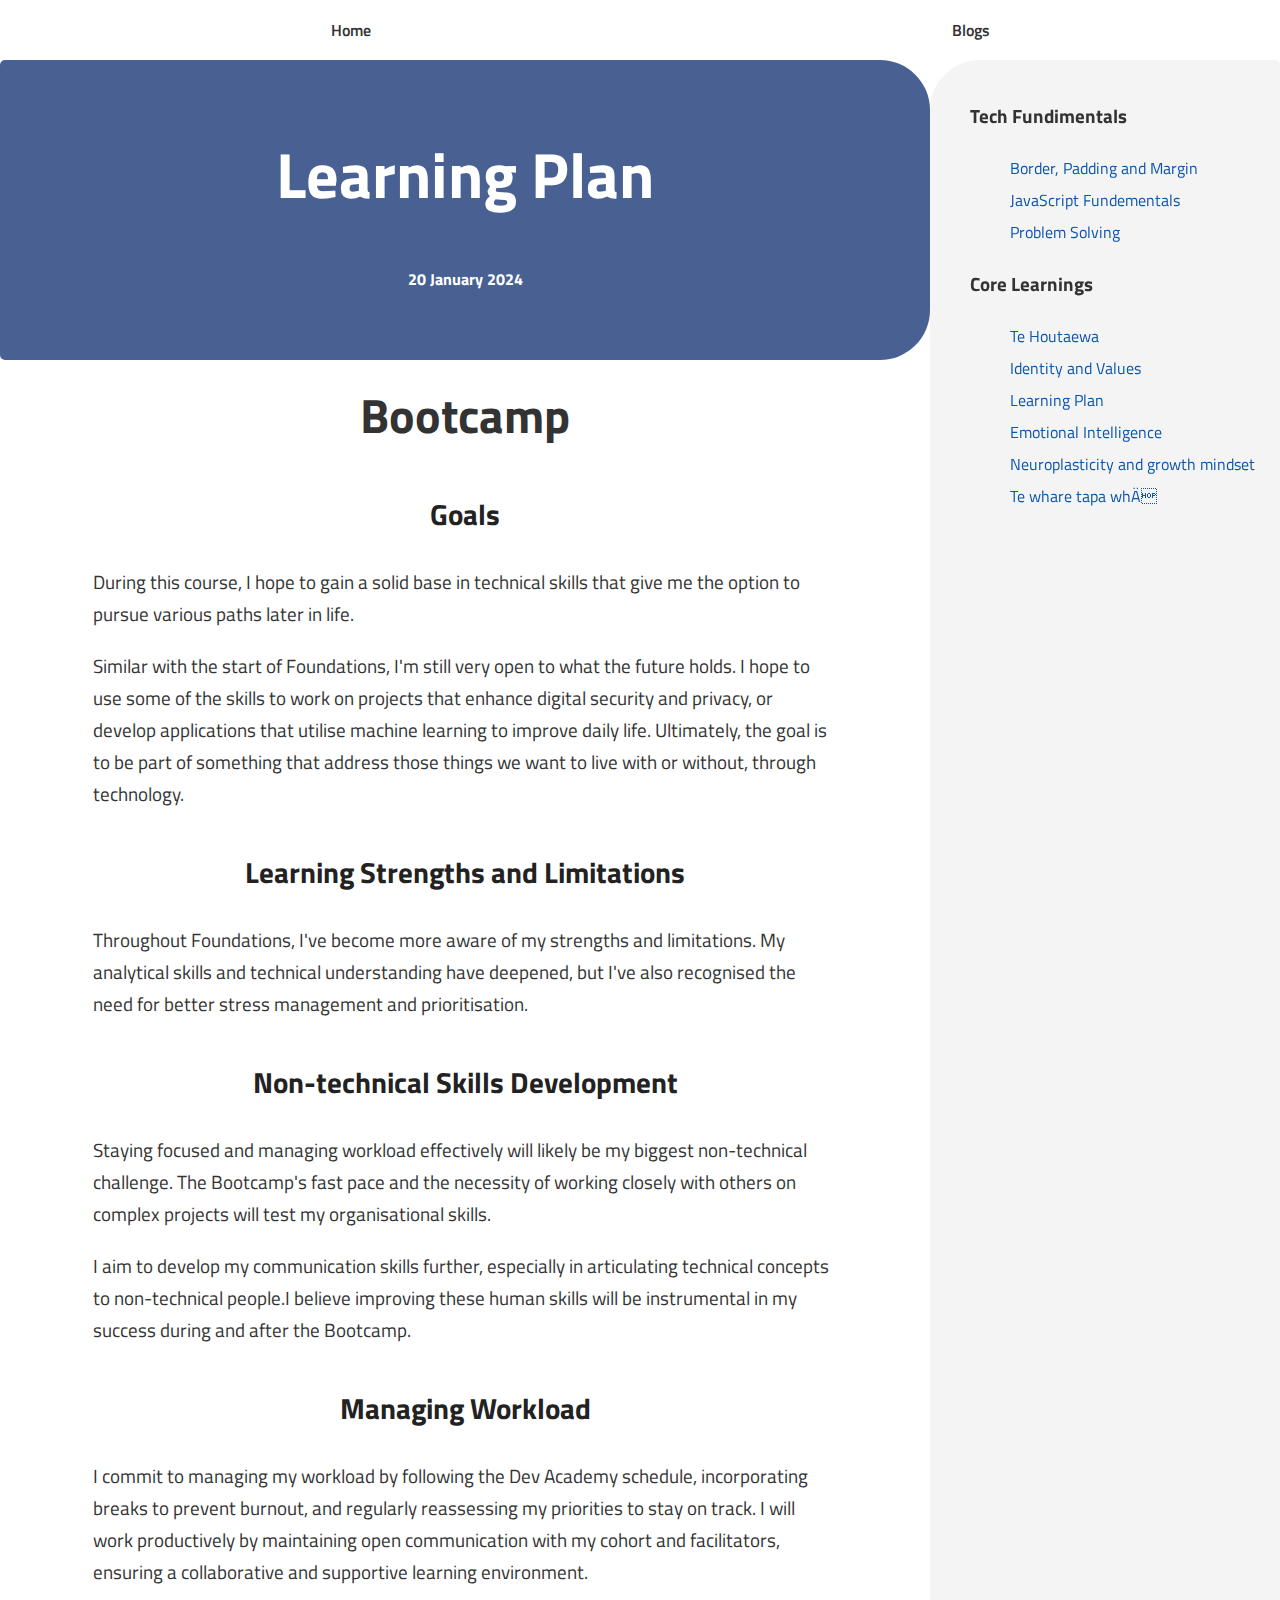
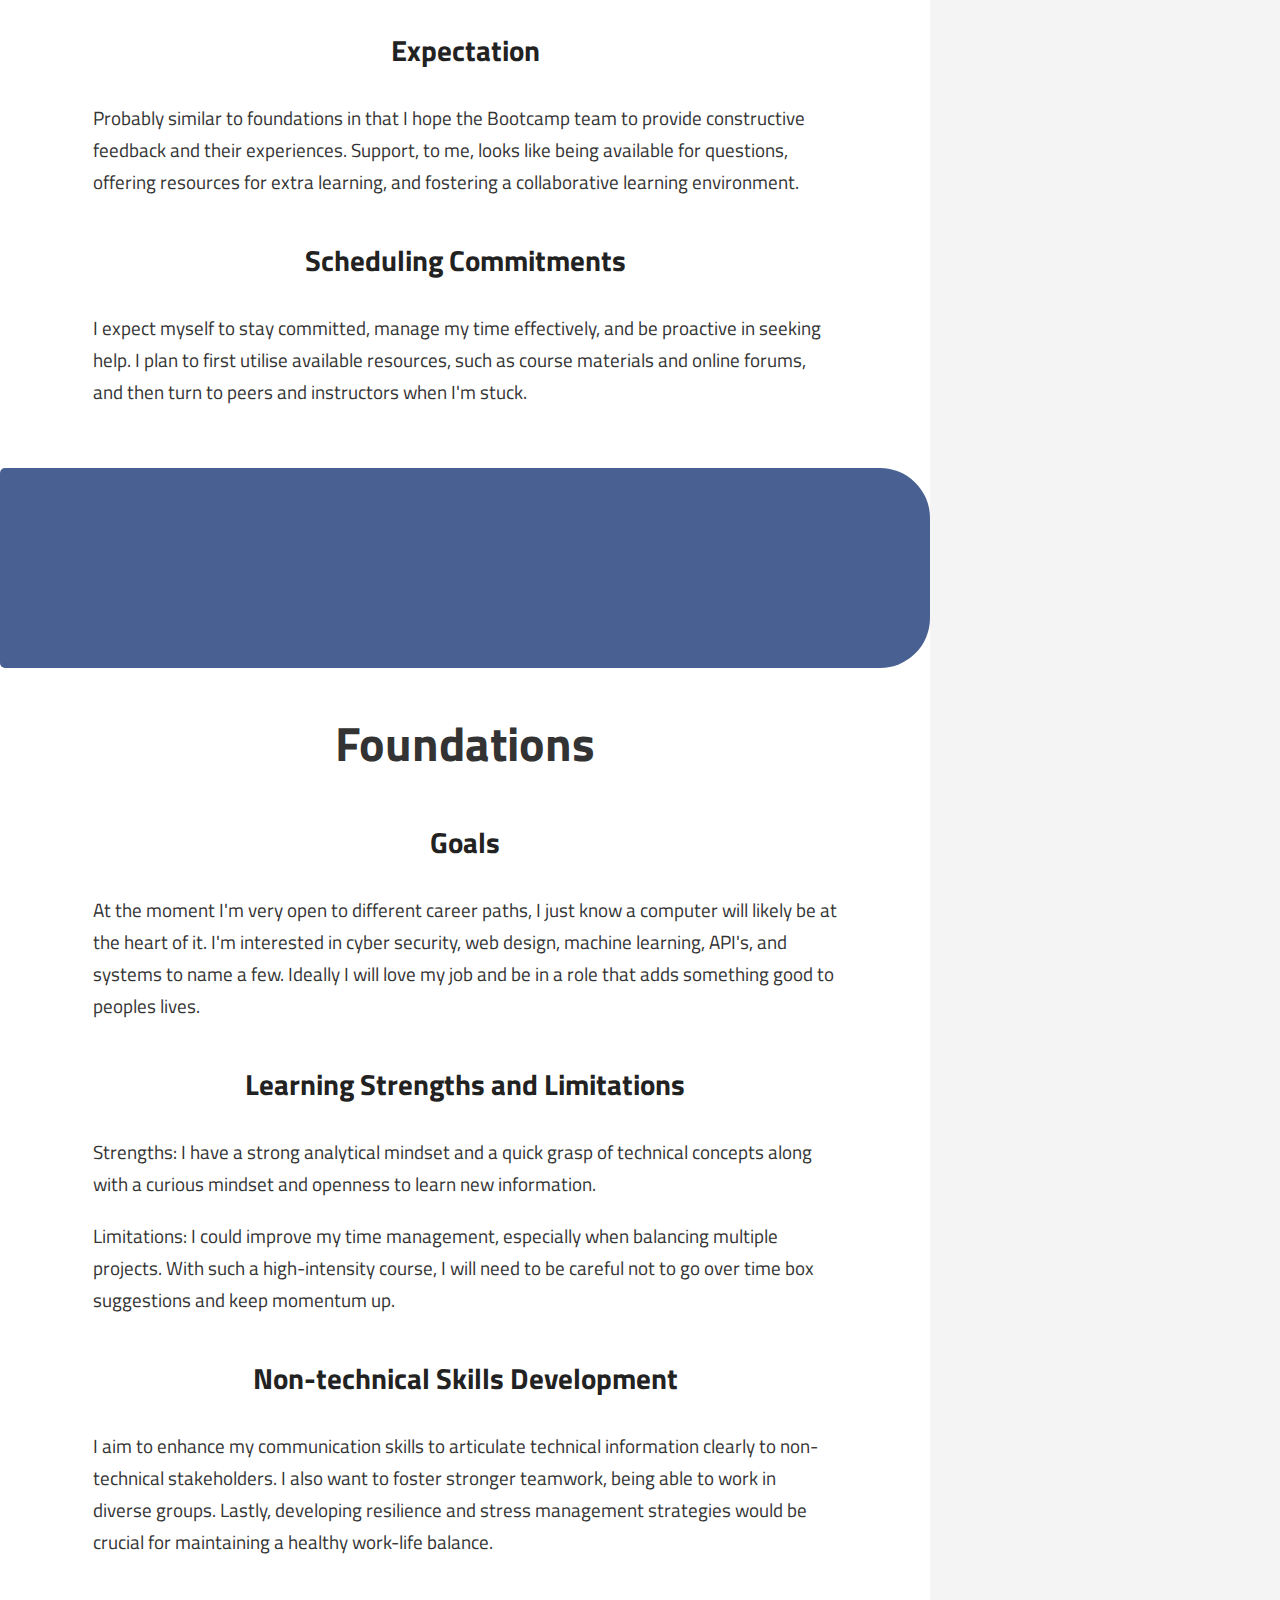
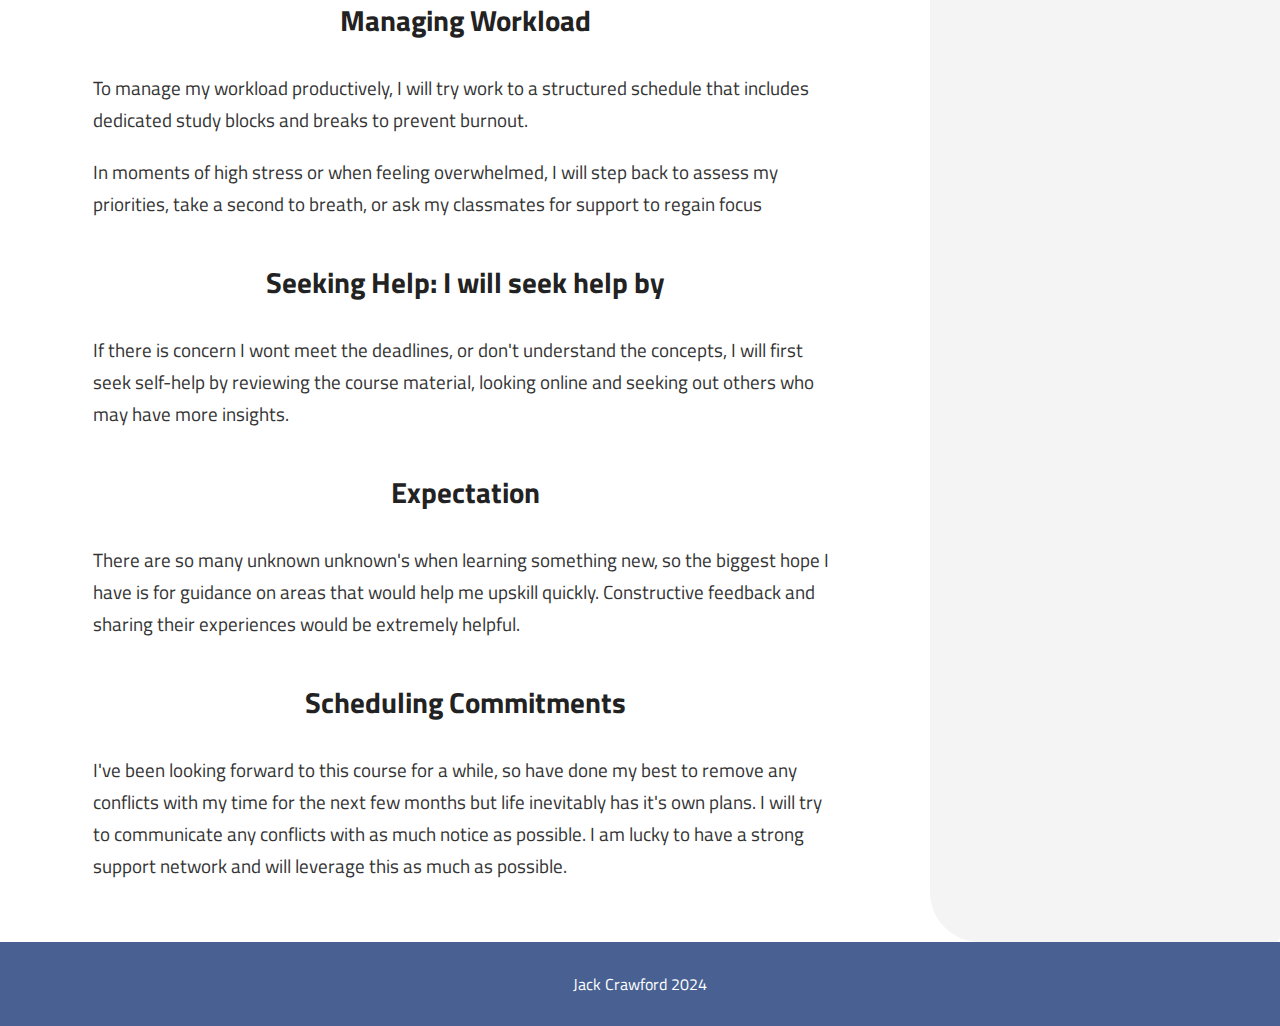
<file: blog/learning-plan.html>
<!DOCTYPE html>
<html>

<head>
  <meta charset="UTF-8 /" />
  <meta name="viewport" content="width=device-width, initial-scale=1.0" />
  <link rel="stylesheet" href="../styles/main.css" />
  <link rel="stylesheet" href="../styles/learning-plan.css" />
  <title>Learning Plan for Dev Academy Course</title>
</head>

<body>
  <nav class="nav">
    <ul>
      <li><a href="/index.html">Home</a></li>
      <li><a href="#">Blogs</a></li>
    </ul>
  </nav>
  <div class="content-area">
    <main>
      <header class="article-header">
        <h1>Learning Plan</h1>

        <h3>20 January 2024</h3>
      </header>
      <div class="article-content">
        <h2 class="lp-header">Bootcamp</h2>
        <h3>Goals</h3>
        <p>
          During this course, I hope to gain a solid base in technical skills that give me the option to pursue various
          paths later in life.
        </p>
        <p>
          Similar with the start of Foundations, I'm still very open to what the future holds. I hope to use some of the
          skills to work on projects that enhance digital security and privacy, or develop applications that utilise
          machine learning to improve daily life. Ultimately, the goal is to be part of something that address those
          things we want to live with or without, through technology.
        </p>


        <h3>Learning Strengths and Limitations</h3>
        <p>
          Throughout Foundations, I've become more aware of my strengths and limitations. My analytical skills and
          technical understanding have deepened, but I've also recognised the need for better stress management and
          prioritisation.
        </p>

        <h3>Non-technical Skills Development</h3>
        <p>
          Staying focused and managing workload effectively will likely be my biggest non-technical challenge. The
          Bootcamp's fast pace and the necessity of working closely with others on complex projects will test my
          organisational skills.
        </p>
        <p>
          I aim to develop my communication skills further, especially in articulating technical concepts to
          non-technical people.I believe improving these human skills will be instrumental in my success during and
          after the Bootcamp.
        </p>


        <h3>Managing Workload</h3>
        <p>
          I commit to managing my workload by following the Dev Academy schedule, incorporating breaks to prevent
          burnout, and regularly reassessing my priorities to stay on track. I will work productively by maintaining
          open communication with my cohort and facilitators, ensuring a collaborative and supportive learning
          environment.
        </p>


        <h3>Expectation</h3>
        <p>
          Probably similar to foundations in that I hope the Bootcamp team to provide constructive feedback and their
          experiences. Support, to me, looks like being available for questions, offering resources for extra learning,
          and fostering a collaborative learning environment.
        </p>

        <h3>Scheduling Commitments</h3>
        <p>
          I expect myself to stay committed, manage my time effectively, and be proactive in seeking help. I plan to
          first utilise available resources, such as course materials and online forums, and then turn to peers and
          instructors when I'm stuck.
        </p>
        <div class="page-spacer"></div>
        <h2 class="lp-header">Foundations</h2>

        <h3>Goals</h3>
        <p>
          At the moment I'm very open to different career paths, I just know a
          computer will likely be at the heart of it. I'm interested in cyber
          security, web design, machine learning, API's, and systems to name a
          few. Ideally I will love my job and be in a role that adds something
          good to peoples lives.
        </p>
        <!-- <img src="/images/learning.png" alt="person learning" class="blog-img" /> -->
        <h3>Learning Strengths and Limitations</h3>
        <p>
          Strengths: I have a strong analytical mindset and a quick grasp of
          technical concepts along with a curious mindset and openness to
          learn new information.
        </p>
        <p>
          Limitations: I could improve my time management, especially when
          balancing multiple projects. With such a high-intensity course, I
          will need to be careful not to go over time box suggestions and keep
          momentum up.
        </p>

        <h3>Non-technical Skills Development</h3>
        <p>
          I aim to enhance my communication skills to articulate technical
          information clearly to non-technical stakeholders. I also want to
          foster stronger teamwork, being able to work in diverse groups.
          Lastly, developing resilience and stress management strategies would
          be crucial for maintaining a healthy work-life balance.
        </p>
        <h3>Managing Workload</h3>
        <p>
          To manage my workload productively, I will try work to a structured
          schedule that includes dedicated study blocks and breaks to prevent
          burnout.
        </p>
        <p>
          In moments of high stress or when feeling overwhelmed, I will step
          back to assess my priorities, take a second to breath, or ask my
          classmates for support to regain focus
        </p>
        <h3>Seeking Help: I will seek help by</h3>
        <p>
          If there is concern I wont meet the deadlines, or don't understand
          the concepts, I will first seek self-help by reviewing the course
          material, looking online and seeking out others who may have more
          insights.
        </p>
        <!-- <img src="/images/ teamwork.png" alt="teamwork" class="blog-img" /> -->
        <h3>Expectation</h3>
        <p>
          There are so many unknown unknown's when learning something new, so
          the biggest hope I have is for guidance on areas that would help me
          upskill quickly. Constructive feedback and sharing their experiences
          would be extremely helpful.
        </p>
        <h3>Scheduling Commitments</h3>
        <p>
          I've been looking forward to this course for a while, so have done
          my best to remove any conflicts with my time for the next few months
          but life inevitably has it's own plans. I will try to communicate
          any conflicts with as much notice as possible. I am lucky to have a
          strong support network and will leverage this as much as possible.
        </p>
      </div>
      <div class="links-section">
        <h2>See other Blogs</h2>
        <ul>
          <li><a href="/index.html">Go to Homepage</a></li>
          <li><a href="/blog/html-css.html">Border, Padding and Margin</a></li>
          <li><a href="/blog/identity-values.html">Identity and Values</a></li>
          <li><a href="/blog/learning-plan.html">Learning Plan</a></li>
          <li><a href="/blog/emotional-intelligence.html">Emotional Intelligence</a></li>
          <li><a href="/blog/javascript-dom.html">JavaScript Fundementals</a></li>
          <li><a href="/blog/neuroplasticity.html">Neuroplasticity and growth mindset</a></li>
          <li><a href="/blog/te-whare-tapa-wha.html">Te whare tapa whā</a></li>
          <li><a href="/blog/problem-solving.html">Problem Solving</a></li>
        </ul>
      </div>
    </main>
    <aside>
      <div class="aside-content">
        <h3>Tech Fundimentals</h3>
        <ul>
          <li><a href="/blog/html-css.html">Border, Padding and Margin</a></li>
          <li><a href="/blog/javascript-dom.html">JavaScript Fundementals</a></li>
          <li><a href="/blog/problem-solving.html">Problem Solving</a></li>
        </ul>
        <h3>Core Learnings</h3>
        <ul>
          <li><a href="/blog/te-houtaewa-template.html">Te Houtaewa</a></li>
          <li><a href="/blog/identity-values.html">Identity and Values</a></li>
          <li><a href="/blog/learning-plan.html">Learning Plan</a></li>
          <li><a href="/blog/emotional-intelligence.html">Emotional Intelligence</a></li>
          <li><a href="/blog/neuroplasticity.html">Neuroplasticity and growth mindset</a></li>
          <li><a href="/blog/te-whare-tapa-wha.html">Te whare tapa whā</a></li>
        </ul>
      </div>
    </aside>
  </div>

  <footer>
    <p>Jack Crawford 2024</p>
  </footer>
</body>

</html>
</file>
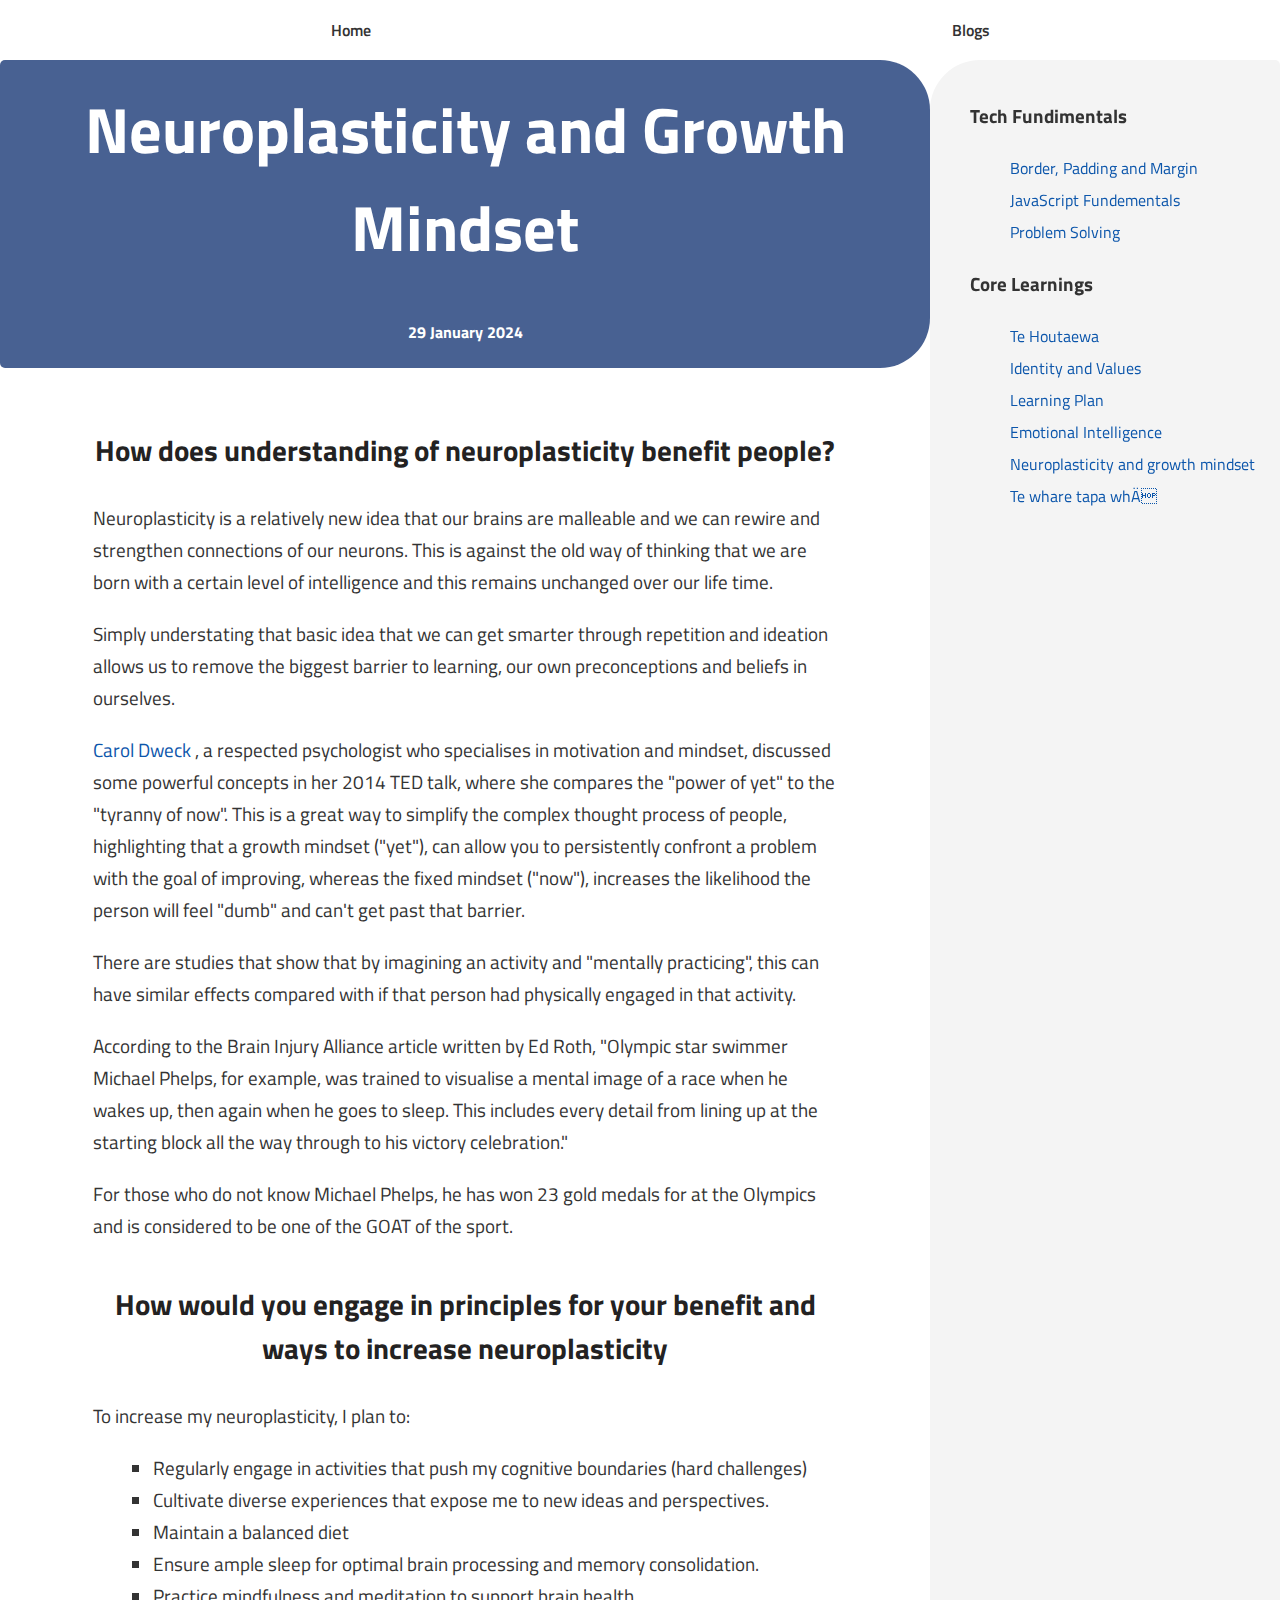
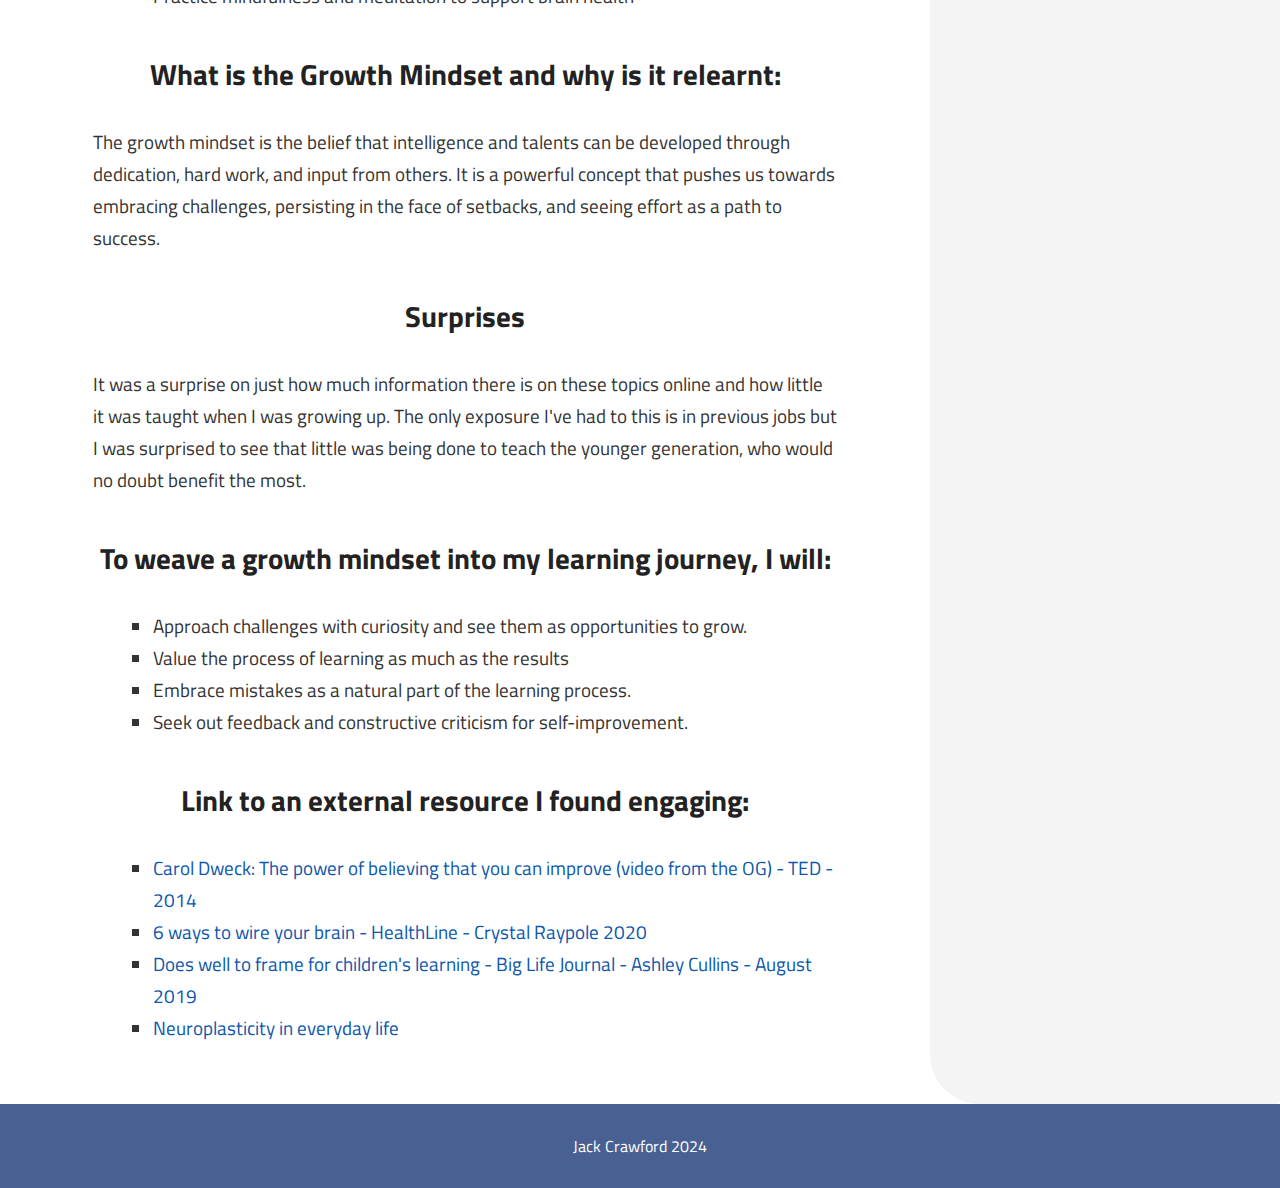
<file: blog/neuroplasticity.html>
<!DOCTYPE html>
<html>

<head>
  <meta charset="UTF-8 /" />
  <meta name="viewport" content="width=device-width, initial-scale=1.0" />
  <link rel="stylesheet" href="../styles/main.css" />
  <title>Neuroplasticity and Growth Mindset</title>
</head>

<body>
  <nav class="nav">
    <ul>
      <li><a href="/index.html">Home</a></li>
      <li><a href="#">Blogs</a></li>
    </ul>
  </nav>
  <div class="content-area">
    <main>
      <header class="article-header">
        <h1>Neuroplasticity and Growth Mindset</h1>
        <h3>29 January 2024</h3>
      </header>
      <div class="article-content">
        <h3>How does understanding of neuroplasticity benefit people?</h3>
        <p>
          Neuroplasticity is a relatively new idea that our brains are
          malleable and we can rewire and strengthen connections of our
          neurons. This is against the old way of thinking that we are born
          with a certain level of intelligence and this remains unchanged over
          our life time.
        </p>

        <p>
          Simply understating that basic idea that we can get smarter through
          repetition and ideation allows us to remove the biggest barrier to
          learning, our own preconceptions and beliefs in ourselves.
        </p>

        <p>
          <a href="https://www.youtube.com/watch?v=_X0mgOOSpLU" target="_blank">Carol Dweck</a>
          , a respected psychologist who specialises in motivation
          and mindset, discussed some powerful concepts in her 2014 TED talk,
          where she compares the "power of yet" to the "tyranny of now". This
          is a great way to simplify the complex thought process of people,
          highlighting that a growth mindset ("yet"), can allow you to
          persistently confront a problem with the goal of improving, whereas
          the fixed mindset ("now"), increases the likelihood the person will
          feel "dumb" and can't get past that barrier.
        </p>

        <p>
          There are studies that show that by imagining an activity and
          "mentally practicing", this can have similar effects compared with
          if that person had physically engaged in that activity.
        </p>
        <p>
          According to the Brain Injury Alliance article written by Ed Roth,
          "Olympic star swimmer Michael Phelps, for example, was trained to
          visualise a mental image of a race when he wakes up, then again when
          he goes to sleep. This includes every detail from lining up at the
          starting block all the way through to his victory celebration."
        </p>

        <p>
          For those who do not know Michael Phelps, he has won 23 gold medals
          for at the Olympics and is considered to be one of the GOAT of the
          sport.
        </p>

        <h3>
          How would you engage in principles for your benefit and ways to
          increase neuroplasticity
        </h3>
        <p>To increase my neuroplasticity, I plan to:</p>
        <ul class="article-ul">
          <li>
            Regularly engage in activities that push my cognitive boundaries
            (hard challenges)
          </li>
          <li>
            Cultivate diverse experiences that expose me to new ideas and
            perspectives.
          </li>
          <li>Maintain a balanced diet</li>
          <li>
            Ensure ample sleep for optimal brain processing and memory
            consolidation.
          </li>
          <li>Practice mindfulness and meditation to support brain health</li>
        </ul>

        <h3>What is the Growth Mindset and why is it relearnt:</h3>
        <p>
          The growth mindset is the belief that intelligence and talents can
          be developed through dedication, hard work, and input from others.
          It is a powerful concept that pushes us towards embracing
          challenges, persisting in the face of setbacks, and seeing effort as
          a path to success.
        </p>

        <h3>Surprises</h3>
        <p>
          It was a surprise on just how much information there is on these
          topics online and how little it was taught when I was growing up.
          The only exposure I've had to this is in previous jobs but I was
          surprised to see that little was being done to teach the younger
          generation, who would no doubt benefit the most.
        </p>

        <h3>To weave a growth mindset into my learning journey, I will:</h3>
        <ul class="article-ul">
          <li>
            Approach challenges with curiosity and see them as opportunities
            to grow.
          </li>
          <li>Value the process of learning as much as the results</li>
          <li>Embrace mistakes as a natural part of the learning process.</li>
          <li>
            Seek out feedback and constructive criticism for self-improvement.
          </li>
        </ul>
        <h3>Link to an external resource I found engaging:</h3>

        <ul class="article-ul">
          <li>
            <a href="https://www.ted.com/talks/carol_dweck_the_power_of_believing_that_you_can_improve#t-459099">Carol
              Dweck: The power of believing that you can improve (video
              from the OG) - TED - 2014</a>
          </li>
          <li>
            <a href="https://www.healthline.com/health/rewiring-your-brain#video-games">6 ways to wire your brain -
              HealthLine - Crystal Raypole
              2020</a>
          </li>
          <li>
            <a href="https://biglifejournal.com/blogs/blog/teach-kids-growth-mindset-neuroplasticity-activities">Does
              well to frame for children's learning - Big Life Journal -
              Ashley Cullins - August 2019</a>
          </li>
          <li>
            <a href="https://biaaz.org/brain-waves/neuroplasticity-in-everyday-life/">Neuroplasticity in everyday
              life</a>
          </li>
        </ul>
      </div>

      <div class="links-section">
        <h2>See other Blogs</h2>
        <ul>
          <li><a href="/index.html">Go to Homepage</a></li>
          <li><a href="/blog/learning-plan.html">Learning Plan</a></li>
          <li>
            <a href="/blog/html-css.html">Borders, Margin and Padding</a>
          </li>
          <li>
            <a href="/blog/identity-values.html">Identity and Values</a>
          </li>
          <li>
            <a href="/blog/emotional-intelligence.html">Emotional Intelligence</a>
          </li>
          <li>
            <a href="/blog/javascript-dom.html">JavaScript Fundementals</a>
          </li>
        </ul>
      </div>
    </main>
    <aside>
      <div class="aside-content">
        <h3>Tech Fundimentals</h3>
        <ul>
          <li><a href="/blog/html-css.html">Border, Padding and Margin</a></li>
          <li><a href="/blog/javascript-dom.html">JavaScript Fundementals</a></li>
          <li><a href="/blog/problem-solving.html">Problem Solving</a></li>
        </ul>
        <h3>Core Learnings</h3>
        <ul>
          <li><a href="/blog/te-houtaewa-template.html">Te Houtaewa</a></li>
          <li><a href="/blog/identity-values.html">Identity and Values</a></li>
          <li><a href="/blog/learning-plan.html">Learning Plan</a></li>
          <li><a href="/blog/emotional-intelligence.html">Emotional Intelligence</a></li>
          <li><a href="/blog/neuroplasticity.html">Neuroplasticity and growth mindset</a></li>
          <li><a href="/blog/te-whare-tapa-wha.html">Te whare tapa whā</a></li>
        </ul>
      </div>
    </aside>

  </div>

  <footer>
    <p>Jack Crawford 2024</p>
  </footer>
</body>

</html>
</file>
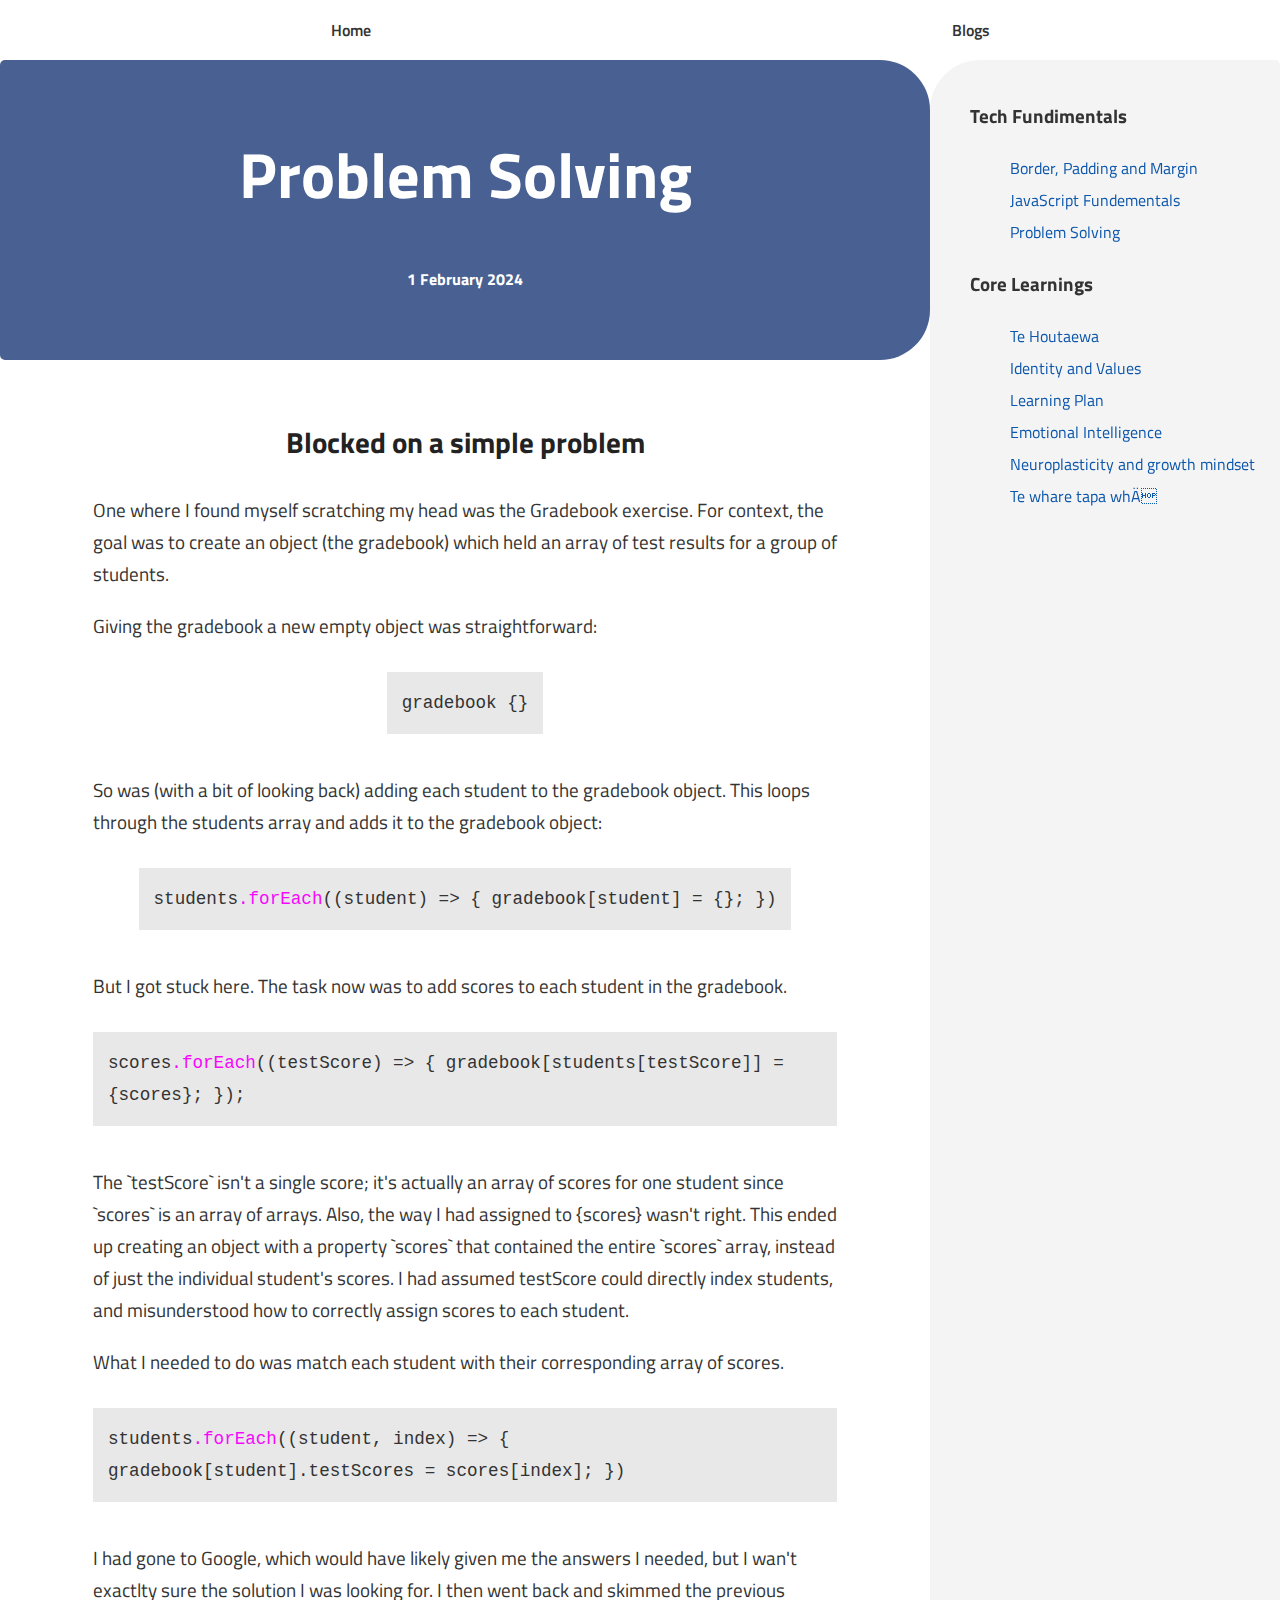
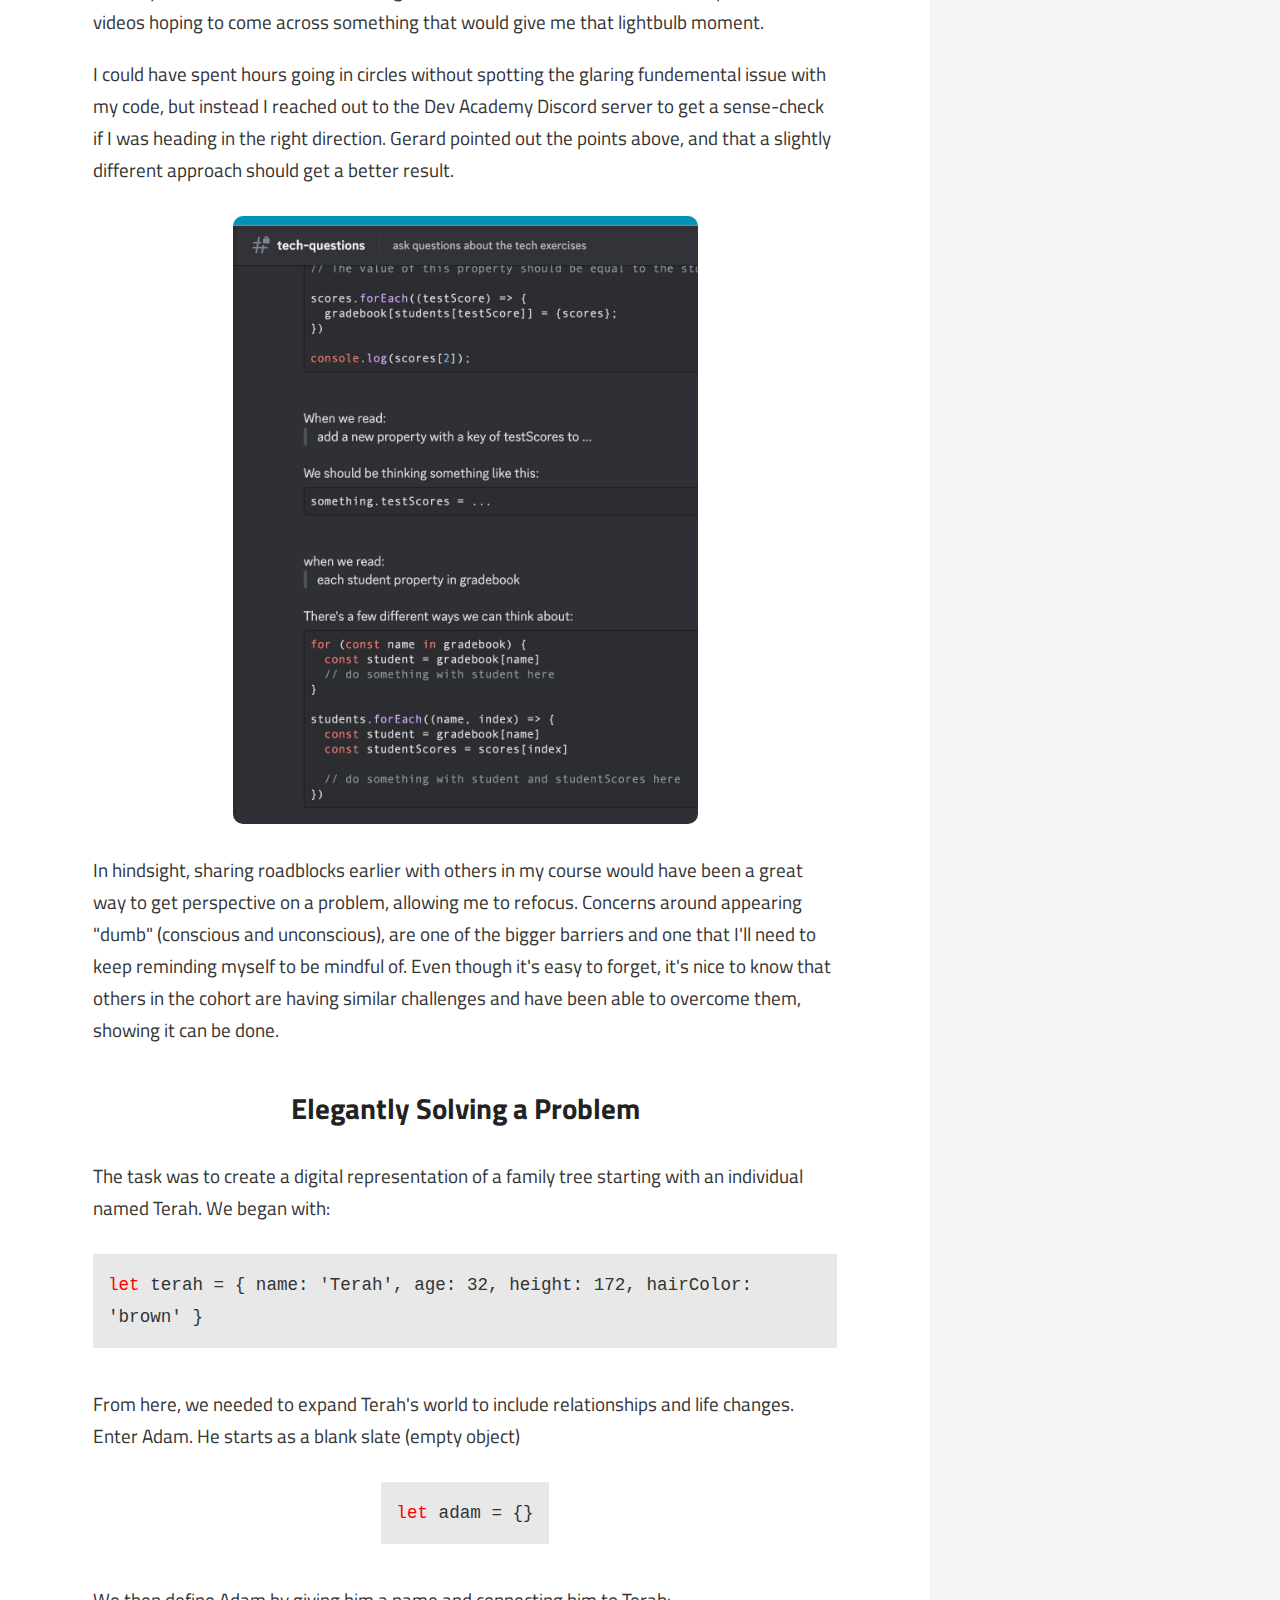
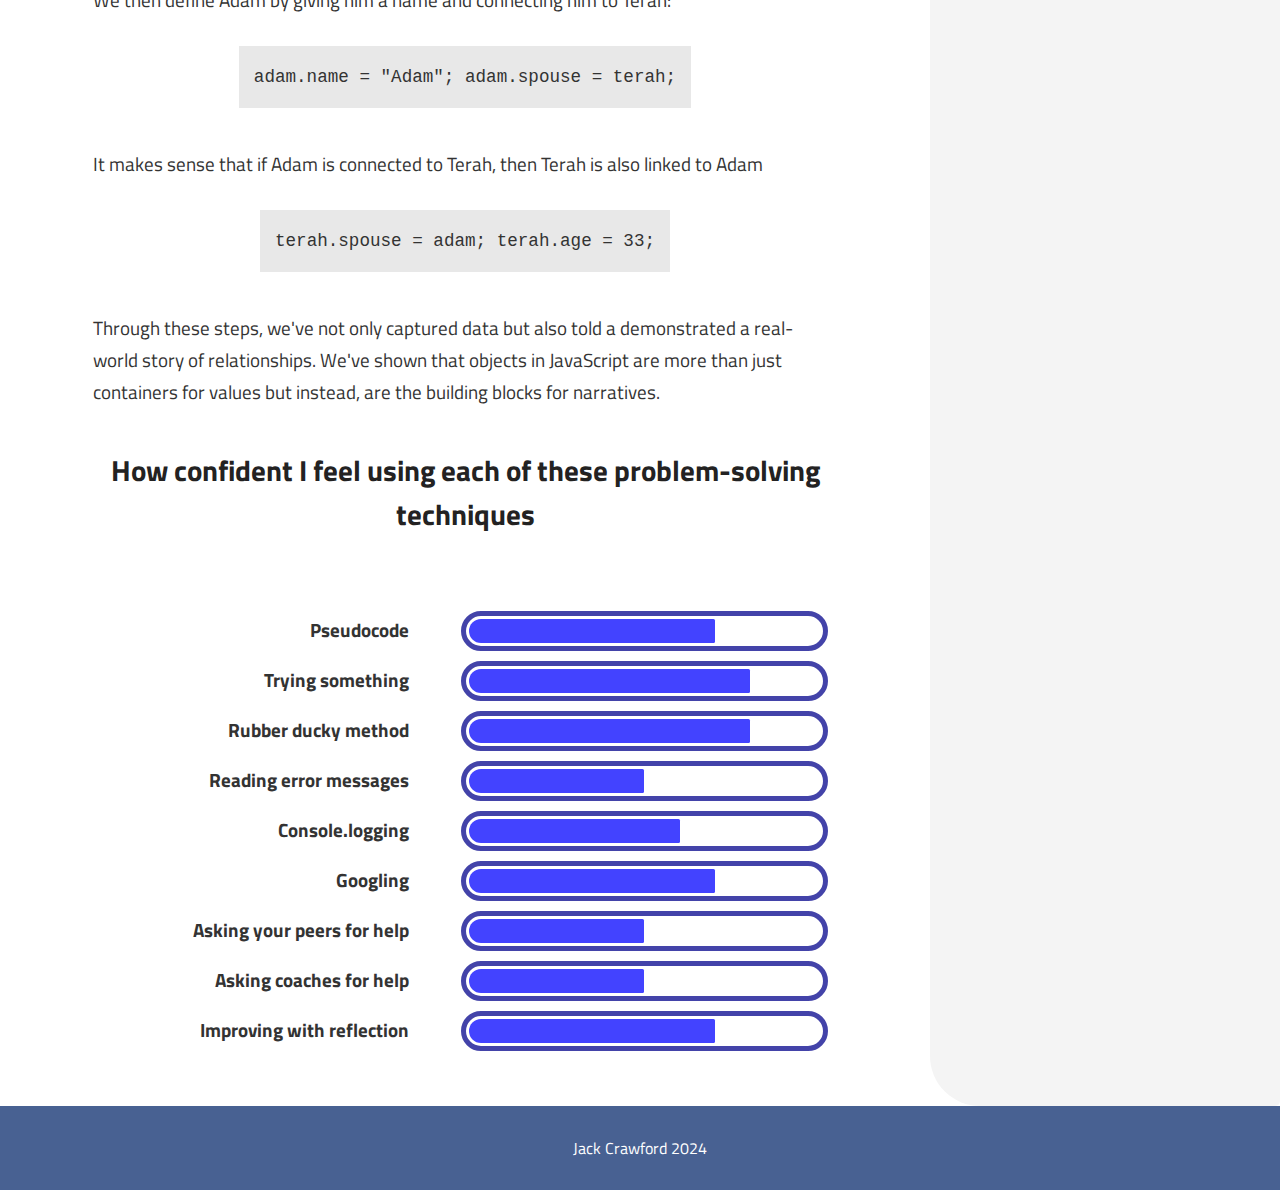
<file: blog/problem-solving.html>
<!DOCTYPE html>
<html>

<head>
  <meta charset="UTF-8 /" />
  <meta name="viewport" content="width=device-width, initial-scale=1.0" />
  <link rel="stylesheet" href="../styles/main.css" />
  <link rel="stylesheet" href="../styles/margin-padding-blog.css" />
  <link rel="stylesheet" href="../styles/progress-bar.css">
  <title>Problem Solving</title>
</head>

<body>
  <nav class="nav">
    <ul>
      <li><a href="/index.html">Home</a></li>
      <li><a href="#">Blogs</a></li>
    </ul>
  </nav>
  <div class="content-area">
    <main>
      <header class="article-header">
        <h1>Problem Solving</h1>
        <h3>1 February 2024</h3>
      </header>
      <div class="article-content">
        <h3>Blocked on a simple problem</h3>
        <p>
          One where I found myself scratching my head was the Gradebook exercise. For context, the goal was to create an
          object (the gradebook) which held an array of test results for a group of students.
        </p>
        <p>Giving the gradebook a new empty object was straightforward:</p>
        <code>
          gradebook {}
          </code>
        <p>So was (with a bit of looking back) adding each student to the gradebook object.
          This loops through the students array and adds it to the gradebook object:
        </p>
        <code>
          students<span class="class-code ">.forEach</span>((student) => {
          gradebook[student] = {};
          })
          </code>
        <p>But I got stuck here. The task now was to add scores to each student in the gradebook.</p>
        <code>
          scores<span class="class-code ">.forEach</span>((testScore) => {
          gradebook[students[testScore]] = {scores};
          });
          </code>
        <p>The `testScore` isn't a single score; it's actually an array of scores for one student since `scores` is an
          array of arrays.
          Also, the way I had assigned to {scores} wasn't right. This ended up creating an object with a property
          `scores`
          that contained the entire `scores` array, instead of just the individual student's scores.
          I had assumed testScore could directly index students, and misunderstood how to correctly assign scores to
          each
          student.
        </p>
        <p>What I needed to do was match each student with their corresponding array of scores.</p>
        <code>
          students<span class="class-code ">.forEach</span>((student, index) => {
          gradebook[student].testScores = scores[index];
          })
          </code>
        <p>I had gone to Google, which would have likely given me the answers I needed, but I wan't exactlty sure the
          solution I was looking for. I then went back and skimmed the previous videos hoping to come across something
          that would give me that lightbulb moment.
        </p>
        <p>I could have spent hours going in circles without spotting the glaring fundemental issue with my code, but
          instead I reached out to the Dev Academy Discord server to get a sense-check if I was heading in the right
          direction. Gerard pointed out the points above, and that a slightly different approach should get a better
          result.
        </p>
        <img src="/images/help.jpg" alt="Discord HeLp Channel" class="blog-img">
        <p>In hindsight, sharing roadblocks earlier with others in my course would have been a great way to get
          perspective
          on a problem, allowing me to refocus. Concerns around appearing "dumb" (conscious and unconscious), are one of
          the bigger barriers and one that I'll need to keep reminding myself to be mindful of. Even though it's easy to
          forget, it's nice to know that others in the cohort are having similar challenges and have been able to
          overcome
          them, showing it can be done.
        </p>
        <h3> Elegantly Solving a Problem</h3>
        <p>
          The task was to create a digital representation of a family tree starting with an individual named Terah. We
          began with:
        </p>
        <code>
          <span class="class-code-red">let</span> terah = {
          name: 'Terah',
          age: 32,
          height: 172,
          hairColor: 'brown'
          }
          </code>
        <p>
          From here, we needed to expand Terah's world to include relationships and life changes. Enter Adam. He starts
          as a blank slate (empty object)
        </p>
        <code>
          <span class="class-code-red">let</span> adam = {}
          </code>
        <p>
          We then define Adam by giving him a name and connecting him to Terah:
        </p>
        <code>
          adam.name = "Adam";
          adam.spouse = terah;
          </code>
        <p>
          It makes sense that if Adam is connected to Terah, then Terah is also linked to Adam
        </p>
        <code>
          terah.spouse = adam;
          terah.age = 33;
          </code>
        <p>
          Through these steps, we've not only captured data but also told a demonstrated a real-world story of
          relationships. We've shown that objects in JavaScript are more than just containers for values but instead,
          are the building blocks for narratives.
        </p>
        <h3>How confident I feel using each of these problem-solving techniques</h3>
      </div>

      <div class="progress-bar-section">
        <div class="progress-container">
          <div class="progress-text">
            <h3>Pseudocode</h3>
          </div>
          <div class="progress-box">
            <div class="progress-box-inner inner1"></div>
          </div>
        </div>
        <div class="progress-container">
          <div class="progress-text">
            <h3>Trying something</h3>
          </div>
          <div class="progress-box">
            <div class="progress-box-inner inner2"></div>
          </div>
        </div>
        <div class="progress-container">
          <div class="progress-text">
            <h3>Rubber ducky method</h3>
          </div>
          <div class="progress-box">
            <div class="progress-box-inner inner3"></div>
          </div>
        </div>
        <div class="progress-container">
          <div class="progress-text">
            <h3>Reading error messages</h3>
          </div>
          <div class="progress-box">
            <div class="progress-box-inner inner4"></div>
          </div>
        </div>
        <div class="progress-container">
          <div class="progress-text">
            <h3>Console.logging</h3>
          </div>
          <div class="progress-box">
            <div class="progress-box-inner inner5"></div>
          </div>
        </div>
        <div class="progress-container">
          <div class="progress-text">
            <h3>Googling</h3>
          </div>
          <div class="progress-box">
            <div class="progress-box-inner inner6"></div>
          </div>
        </div>
        <div class="progress-container">
          <div class="progress-text">
            <h3>Asking your peers for help</h3>
          </div>
          <div class="progress-box">
            <div class="progress-box-inner inner7"></div>
          </div>
        </div>
        <div class="progress-container">
          <div class="progress-text">
            <h3>Asking coaches for help</h3>
          </div>
          <div class="progress-box">
            <div class="progress-box-inner inner8"></div>
          </div>
        </div>
        <div class="progress-container">
          <div class="progress-text">
            <h3>Improving with reflection</h3>
          </div>
          <div class="progress-box">
            <div class="progress-box-inner inner9"></div>
          </div>
        </div>
      </div>

      <div class="links-section">
        <h2>See other Blogs</h2>
        <ul>
          <li><a href="/index.html">Go to Homepage</a></li>
          <li><a href="/blog/html-css.html">Border, Padding and Margin</a></li>
          <li><a href="/blog/identity-values.html">Identity and Values</a></li>
          <li><a href="/blog/learning-plan.html">Learning Plan</a></li>
          <li><a href="/blog/emotional-intelligence.html">Emotional Intelligence</a></li>
          <li><a href="/blog/javascript-dom.html">JavaScript Fundementals</a></li>
          <li><a href="/blog/neuroplasticity.html">Neuroplasticity and growth mindset</a></li>
          <li><a href="/blog/te-whare-tapa-wha.html">Te whare tapa whā</a></li>
          <li><a href="/blog/problem-solving.html">Problem Solving</a></li>
        </ul>
      </div>
    </main>
    <aside>
      <div class="aside-content">
        <h3>Tech Fundimentals</h3>
        <ul>
          <li><a href="/blog/html-css.html">Border, Padding and Margin</a></li>
          <li><a href="/blog/javascript-dom.html">JavaScript Fundementals</a></li>
          <li><a href="/blog/problem-solving.html">Problem Solving</a></li>
        </ul>
        <h3>Core Learnings</h3>
        <ul>
          <li><a href="/blog/te-houtaewa-template.html">Te Houtaewa</a></li>
          <li><a href="/blog/identity-values.html">Identity and Values</a></li>
          <li><a href="/blog/learning-plan.html">Learning Plan</a></li>
          <li><a href="/blog/emotional-intelligence.html">Emotional Intelligence</a></li>
          <li><a href="/blog/neuroplasticity.html">Neuroplasticity and growth mindset</a></li>
          <li><a href="/blog/te-whare-tapa-wha.html">Te whare tapa whā</a></li>
        </ul>
      </div>
    </aside>
  </div>
  <footer>
    <p>Jack Crawford 2024</p>
  </footer>
</body>

</html>
</file>
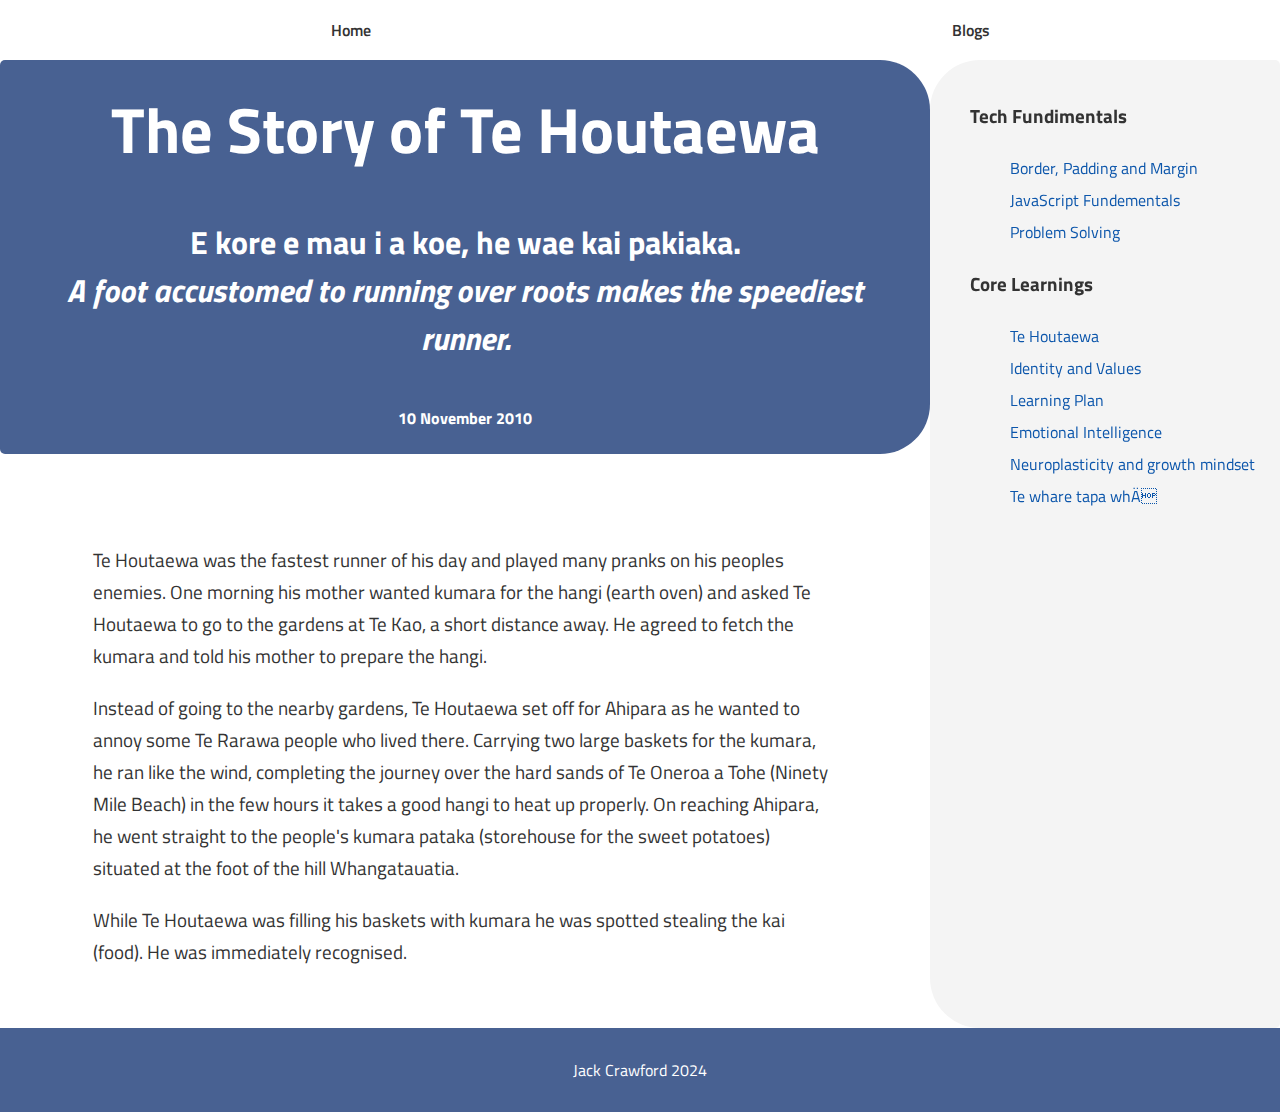
<file: blog/te-houtaewa-template.html>
<!DOCTYPE html>
<html>

<head>
  <meta charset="UTF-8 /" />
  <meta name="viewport" content="width=device-width, initial-scale=1.0" />
  <link rel="stylesheet" href="../styles/main.css" />
  <title>Learning Plan for Dev Academy Course</title>
</head>

<body>
  <nav class="nav">
    <ul>
      <li><a href="/index.html">Home</a></li>
      <li><a href="#">Blogs</a></li>
    </ul>
  </nav>
  <div class="content-area">
    <main>
      <header class="article-header">
        <h1>The Story of Te Houtaewa</h1>
        <h2>
          E kore e mau i a koe, he wae kai pakiaka. <br />
          <em>A foot accustomed to running over roots makes the speediest
            runner.</em>
        </h2>
        <h3>10 November 2010</h3>
      </header>
      <div class="article-content">
        <h3></h3>
        <p>
          Te Houtaewa was the fastest runner of his day and played many pranks
          on his peoples enemies. One morning his mother wanted kumara for the
          hangi (earth oven) and asked Te Houtaewa to go to the gardens at Te
          Kao, a short distance away. He agreed to fetch the kumara and told
          his mother to prepare the hangi.
        </p>
        <p>
          Instead of going to the nearby gardens, Te Houtaewa set off for
          Ahipara as he wanted to annoy some Te Rarawa people who lived there.
          Carrying two large baskets for the kumara, he ran like the wind,
          completing the journey over the hard sands of Te Oneroa a Tohe
          (Ninety Mile Beach) in the few hours it takes a good hangi to heat
          up properly. On reaching Ahipara, he went straight to the people's
          kumara pataka (storehouse for the sweet potatoes) situated at the
          foot of the hill Whangatauatia.
        </p>
        <p>
          While Te Houtaewa was filling his baskets with kumara he was spotted
          stealing the kai (food). He was immediately recognised.
        </p>
      </div>
      <div class="links-section">
        <h2>See other Blogs</h2>
        <ul>
          <li><a href="/index.html">Go to Homepage</a></li>
          <li><a href="/blog/html-css.html">Border, Padding and Margin</a></li>
          <li><a href="/blog/identity-values.html">Identity and Values</a></li>
          <li><a href="/blog/learning-plan.html">Learning Plan</a></li>
          <li><a href="/blog/emotional-intelligence.html">Emotional Intelligence</a></li>
          <li><a href="/blog/javascript-dom.html">JavaScript Fundementals</a></li>
          <li><a href="/blog/neuroplasticity.html">Neuroplasticity and growth mindset</a></li>
          <li><a href="/blog/te-whare-tapa-wha.html">Te whare tapa whā</a></li>
          <li><a href="/blog/problem-solving.html">Problem Solving</a></li>
        </ul>
      </div>
    </main>
    <aside>
      <div class="aside-content">
        <h3>Tech Fundimentals</h3>
        <ul>
          <li><a href="/blog/html-css.html">Border, Padding and Margin</a></li>
          <li><a href="/blog/javascript-dom.html">JavaScript Fundementals</a></li>
          <li><a href="/blog/problem-solving.html">Problem Solving</a></li>
        </ul>
        <h3>Core Learnings</h3>
        <ul>
          <li><a href="/blog/te-houtaewa-template.html">Te Houtaewa</a></li>
          <li><a href="/blog/identity-values.html">Identity and Values</a></li>
          <li><a href="/blog/learning-plan.html">Learning Plan</a></li>
          <li><a href="/blog/emotional-intelligence.html">Emotional Intelligence</a></li>
          <li><a href="/blog/neuroplasticity.html">Neuroplasticity and growth mindset</a></li>
          <li><a href="/blog/te-whare-tapa-wha.html">Te whare tapa whā</a></li>
        </ul>
      </div>
    </aside>
  </div>

  <footer>
    <p>Jack Crawford 2024</p>
  </footer>
</body>

</html>
</file>
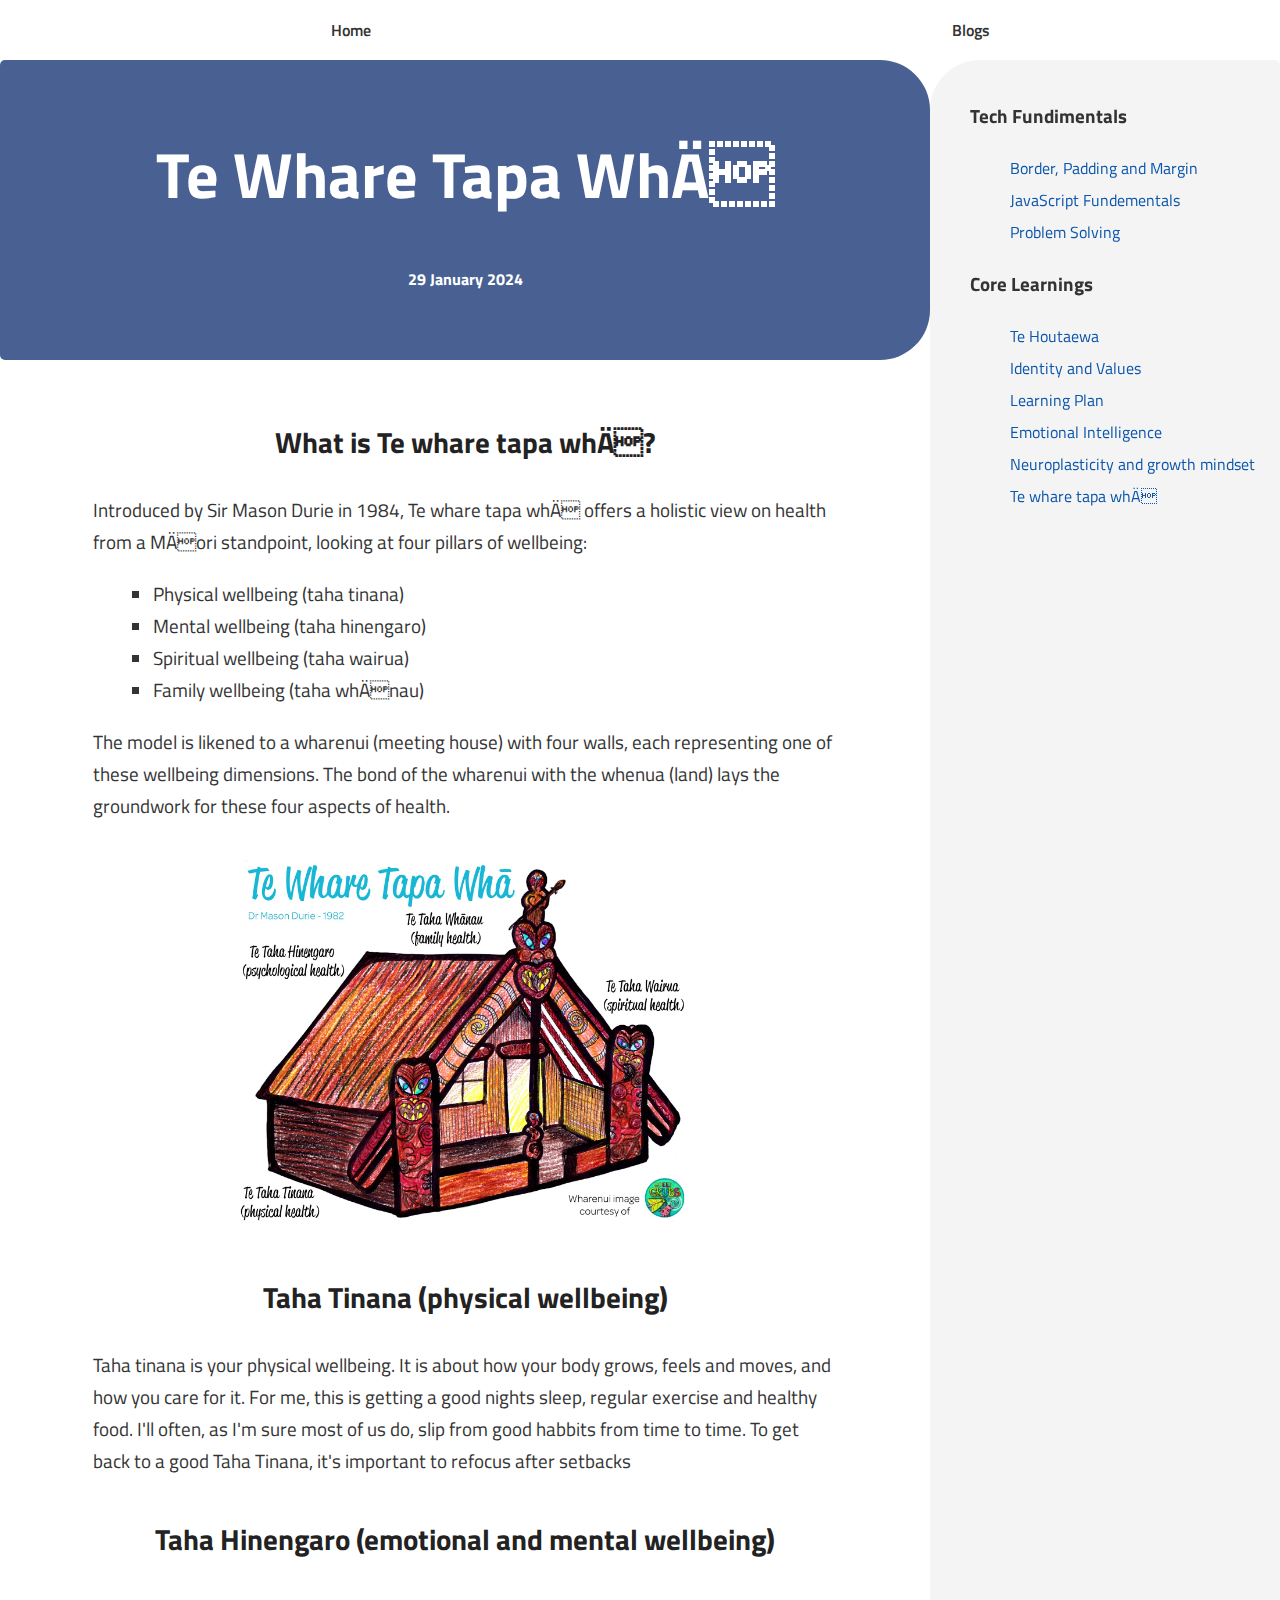
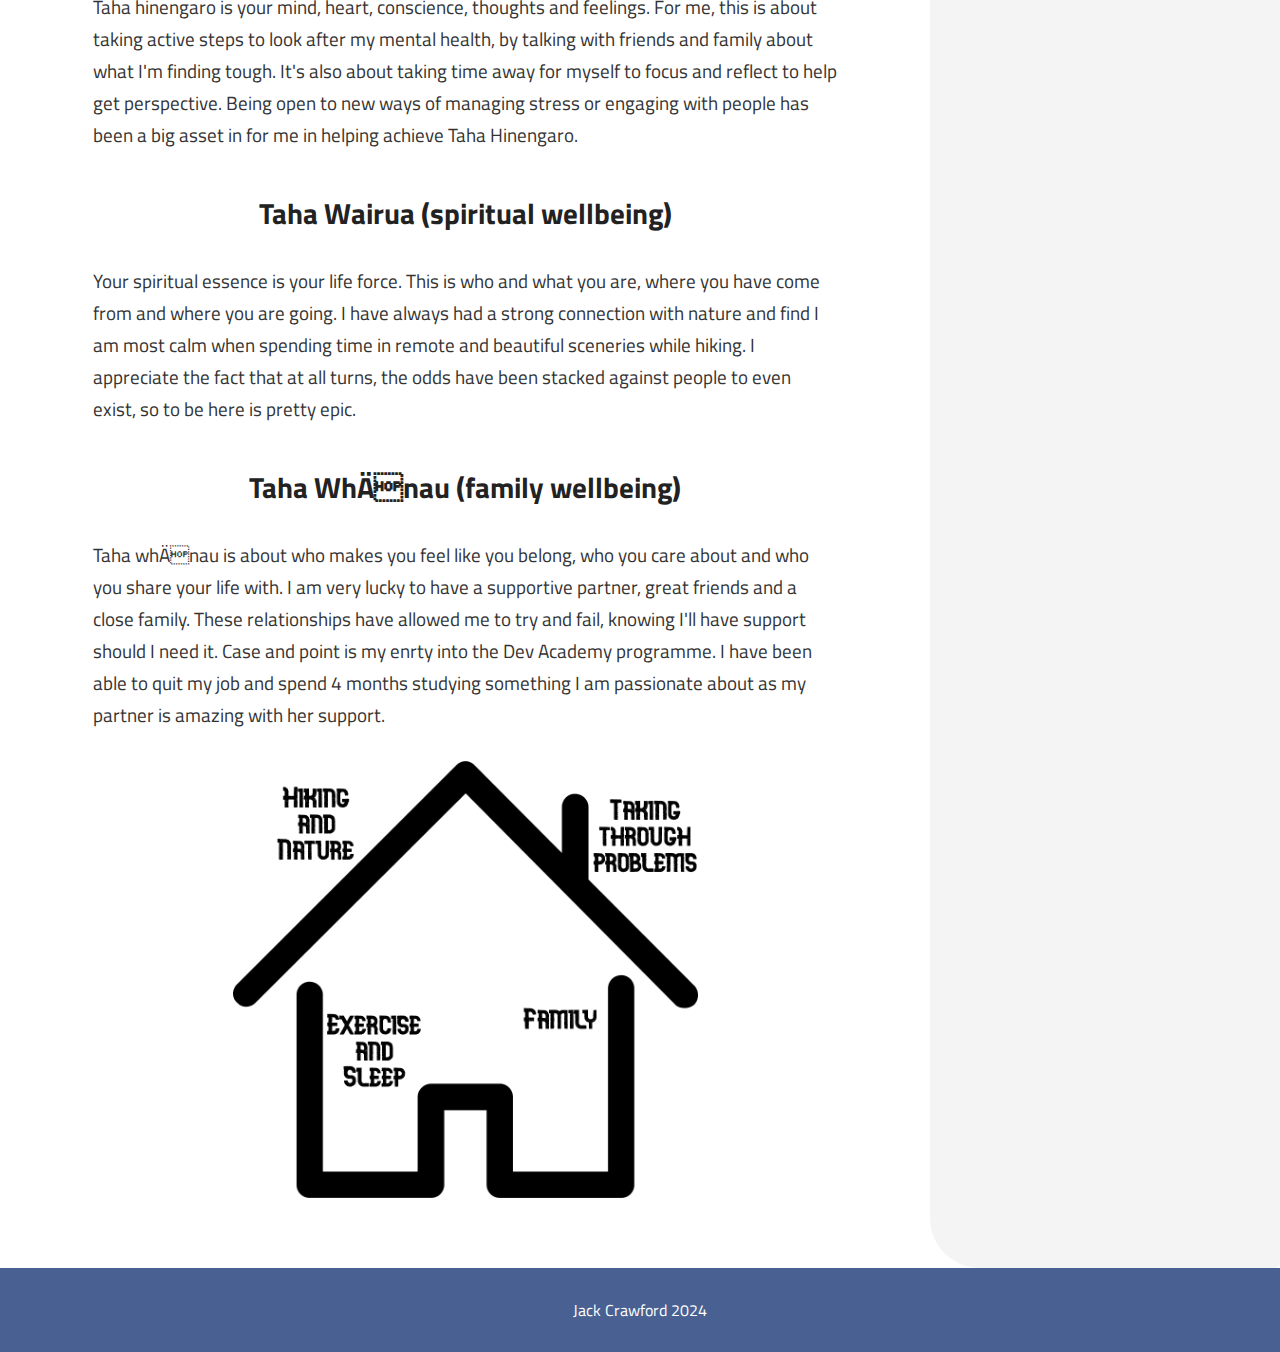
<file: blog/te-whare-tapa-wha.html>
<!DOCTYPE html>
<html>

<head>
  <meta charset="UTF-8 /" />
  <meta name="viewport" content="width=device-width, initial-scale=1.0" />
  <link rel="stylesheet" href="../styles/main.css" />
  <title>Te Whare Tapa Whā</title>
</head>

<body>
  <nav class="nav">
    <ul>
      <li><a href="/index.html">Home</a></li>
      <li><a href="#">Blogs</a></li>
    </ul>
  </nav>
  <div class="content-area">
    <main>
      <header class="article-header">
        <h1>Te Whare Tapa Whā</h1>
        <h3>29 January 2024</h3>
      </header>
      <div class="article-content">
        <h3>What is Te whare tapa whā?</h3>
        <p>
          Introduced by Sir Mason Durie in 1984, Te whare tapa whā offers a
          holistic view on health from a Māori standpoint, looking at four
          pillars of wellbeing:
        </p>
        <ul>
          <li>Physical wellbeing (taha tinana)</li>
          <li>Mental wellbeing (taha hinengaro)</li>
          <li>Spiritual wellbeing (taha wairua)</li>
          <li>Family wellbeing (taha whānau)</li>
        </ul>
        <p>
          The model is likened to a wharenui (meeting house) with four walls,
          each representing one of these wellbeing dimensions. The bond of the
          wharenui with the whenua (land) lays the groundwork for these four
          aspects of health.
        </p>

        <img src="/images/twtw.png" alt="Te Whare Tapan Wha" class="blog-img" />

        <h3>Taha Tinana (physical wellbeing)</h3>
        <p>
          Taha tinana is your physical wellbeing. It is about how your body
          grows, feels and moves, and how you care for it. For me, this is
          getting a good nights sleep, regular exercise and healthy food. I'll
          often, as I'm sure most of us do, slip from good habbits from time
          to time. To get back to a good Taha Tinana, it's important to
          refocus after setbacks
        </p>
        <h3>Taha Hinengaro (emotional and mental wellbeing)</h3>
        <p>
          Taha hinengaro is your mind, heart, conscience, thoughts and
          feelings. For me, this is about taking active steps to look after my
          mental health, by talking with friends and family about what I'm
          finding tough. It's also about taking time away for myself to focus
          and reflect to help get perspective. Being open to new ways of
          managing stress or engaging with people has been a big asset in for
          me in helping achieve Taha Hinengaro.
        </p>
        <h3>Taha Wairua (spiritual wellbeing)</h3>
        <p>
          Your spiritual essence is your life force. This is who and what you
          are, where you have come from and where you are going. I have always
          had a strong connection with nature and find I am most calm when
          spending time in remote and beautiful sceneries while hiking. I
          appreciate the fact that at all turns, the odds have been stacked
          against people to even exist, so to be here is pretty epic.
        </p>
        <h3>Taha Whānau (family wellbeing)</h3>
        <p>
          Taha whānau is about who makes you feel like you belong, who you
          care about and who you share your life with. I am very lucky to have
          a supportive partner, great friends and a close family. These
          relationships have allowed me to try and fail, knowing I'll have
          support should I need it. Case and point is my enrty into the Dev
          Academy programme. I have been able to quit my job and spend 4
          months studying something I am passionate about as my partner is
          amazing with her support.
        </p>
        <img src="/images/house-outline1.png" alt="House Outline" class="blog-img" />
      </div>
      <div class="links-section">
        <h2>See other Blogs</h2>
        <ul>
          <li><a href="/index.html">Go to Homepage</a></li>
          <li><a href="/blog/html-css.html">Border, Padding and Margin</a></li>
          <li><a href="/blog/identity-values.html">Identity and Values</a></li>
          <li><a href="/blog/learning-plan.html">Learning Plan</a></li>
          <li><a href="/blog/emotional-intelligence.html">Emotional Intelligence</a></li>
          <li><a href="/blog/javascript-dom.html">JavaScript Fundementals</a></li>
          <li><a href="/blog/neuroplasticity.html">Neuroplasticity and growth mindset</a></li>
          <li><a href="/blog/te-whare-tapa-wha.html">Te whare tapa whā</a></li>
          <li><a href="/blog/problem-solving.html">Problem Solving</a></li>
        </ul>
      </div>
    </main>
    <aside>
      <div class="aside-content">
        <h3>Tech Fundimentals</h3>
        <ul>
          <li><a href="/blog/html-css.html">Border, Padding and Margin</a></li>
          <li><a href="/blog/javascript-dom.html">JavaScript Fundementals</a></li>
          <li><a href="/blog/problem-solving.html">Problem Solving</a></li>
        </ul>
        <h3>Core Learnings</h3>
        <ul>
          <li><a href="/blog/te-houtaewa-template.html">Te Houtaewa</a></li>
          <li><a href="/blog/identity-values.html">Identity and Values</a></li>
          <li><a href="/blog/learning-plan.html">Learning Plan</a></li>
          <li><a href="/blog/emotional-intelligence.html">Emotional Intelligence</a></li>
          <li><a href="/blog/neuroplasticity.html">Neuroplasticity and growth mindset</a></li>
          <li><a href="/blog/te-whare-tapa-wha.html">Te whare tapa whā</a></li>
        </ul>
      </div>
    </aside>
  </div>
  <footer>
    <p>Jack Crawford 2024</p>
  </footer>
</body>

</html>
</file>
<file: styles/main.css>
@import url('https://fonts.googleapis.com/css2?family=Titillium+Web:wght@200;300;400;600;700;900&display=swap');

* {
  box-sizing: border-box;
  margin: 0 auto;
}

body {
  font-family: 'Titillium Web', sans-serif;
  color: #333;
}

/*  TOP NAVIGATION BAR FIXED TO TOP */

nav {
  display: flex;
  flex-direction: row;
  position: fixed;
  top: 0;
  width: 100%;
  height: 60px;
  align-items: center;
  justify-content: space-between;
  background-color: #ffffff;
  z-index: 1;
}

nav ul {
  display: flex;
  list-style: none;
  width: 100%;
}

nav li a {
  text-decoration: none;
  color: #333;
  font-size: 1rem;
  font-weight: 600;
}

/* added content area and main from articles css - need to rename. Content area is container holding main and asisde for blogs, and main for homepage*/

.content-area {
  display: flex;
  margin-top: 60px;
  width: 100%;
}
/*  LEFT SIDE ON BLOG ARTICLES */

main {
  flex: 3;
  width: 90%;
}

/* HEADER SECTION*/

header {
  height: auto;
  min-height: 300px;
  background-color: #486192;
  display: flex;
  flex-direction: column;
  align-items: center;
  justify-content: center;
  color: white;
  text-align: center;
  border-radius: 5px 50px 50px 5px;
}

/*  UPDATE MAIN HEADER MARGIN BELOW NAV W/OUT IMPACTING BLOGS */
#index-header {
  margin-top: 60px;
  min-height: 650px;
  border-radius: 50px 50px 50px 50px;
  background-image: linear-gradient(#0000002c, #00000080, #0000002c),
    url(../images/hp-image2.jpg);
}

header h1 {
  font-size: 4rem;
  margin: 20px;
}

header h2 {
  font-size: 2rem;
  margin: 20px;
}

header h3 {
  font-size: 1rem;
  line-height: 2rem;
  margin: 20px;
}

/*  MAIN CONTENT */

.article-content {
  display: flex;
  flex-direction: column;
  align-items: center;
  min-height: fit-content;
  margin-top: 30px;
  margin-bottom: 50px;
}

.article-content h2 {
  font-size: 1.8rem;
  line-height: 2rem;
  width: 70%;
  text-align: center;
  margin-bottom: 30px;
  margin-top: 10px;
}

.article-content h3 {
  font-size: 1.8rem;
  margin: 20px;
  padding-top: 10px;
  color: #232222;
  text-align: center;
  width: 80%;
}

.article-content p {
  width: 80%;
  font-size: 1.2rem;
  margin: 10px;
  line-height: 2rem;
}

.article-ul {
  width: 80%;
  font-size: 1.2rem;
  margin: 10px;
  line-height: 2rem;
}

.article-content ul {
  width: 80%;
  font-size: 1.2rem;
  margin: 10px;
  line-height: 2rem;
  list-style: square;
  margin-left: 50px;
}

.article-content a {
  text-decoration: none;
  color: #0c56ab;
}

.hover-image {
  display: none;
}

/* Display the hidden image when hover over the link to carol's name for large screens only otherwise nothing happens on hover*/

/*  TODO NEED TO REMOVE FROM MAIN CSS FILE*/

@media screen and (min-width: 1025px) {
  .article-content a:hover::after {
    content: url('/images/carol-d.jpg');
    position: absolute;
    top: 70%;
    z-index: 1000;
    height: auto;
  }
}

/*  UPDATE MAIN P WIDTH W/OUT IMPACTING BLOGS */
#index-main-paragraph {
  width: 50%;
}

/* IMAGES */

img {
  margin: 20px;
  min-width: 50%;
  height: auto;
  border-radius: 10px;
}

.blog-img {
  margin: 20px;
  max-width: 50%;
  min-width: 50%;
  height: auto;
  border-radius: 10px;
}

/*  FOR LINK TO OTHER BLOGS AT BOTTOM OF PAGE */

.links-section {
  display: block;
  align-items: center;
  height: fit-content;
  padding-bottom: 100px;
  text-align: center;
}

@media screen and (min-width: 768px) {
  .links-section {
    display: none;
  }
}

.links-section h2 {
  font-size: 2rem;
  padding-bottom: 30px;
  margin-top: 10;
}

.links-section li {
  text-decoration: none;
  list-style: none;
  font-size: 1.2rem;
  line-height: 2rem;
  color: #0c56ab;
}

.links-section ul li a {
  text-decoration: none;
  color: #0c56ab;
}

.links-section ul li a:hover {
  color: #002c5e;
  font-weight: 600;
}

/* Working CSS for boxes on homepage*/

.all-links-container {
  display: flex;
  flex-direction: row-reverse;
  flex-wrap: wrap-reverse;
  width: 100%;
  height: fit-content;
  margin-bottom: 50px;
  row-gap: 30px;
}

.tile {
  display: flex;
  flex-direction: column;
  width: 400px;
  height: auto;
  text-decoration: none;
  border-radius: 15px;
}

.tile-image {
  transition: transform 0.2s ease;
  max-height: 350px;
  min-height: 350px;
  min-width: 400px;
}

.tile-image:hover {
  transform: scale(1.1);
}

.tile-image img {
  width: 100%;
  height: 60%;
  object-fit: cover;
  object-position: 0% 15%;
}

.tile-text {
  width: 90%;
  margin-left: 50px;
  margin-top: -100px;
  color: #222222;
}

.tile-text h3 {
  color: #4e4e4e;
  font-size: 1.5rem;
}

.tile-text h5 {
  color: #1f35c0;
}

/* ASIDE SECTION FOR OTHER LINKS. NOT SHOWN ON MOBILE */

aside {
  flex: 1;
  padding: 20px;
  background-color: #f4f4f4;
  line-height: 2rem;
  margin-top: 0px;
  border-radius: 50px 5px 5px 50px;
}

.aside-content {
  position: fixed;
  overflow: scroll;
  padding-left: 20px;
}

aside h3 {
  margin-top: 20px;
  margin-bottom: 20px;
}

aside ul li {
  margin-right: 20px;
  list-style: none;
}

aside ul li a {
  text-decoration: none;
  color: #0c56ab;
  font-weight: 400;
}

aside ul li a:hover {
  text-decoration: none;
  color: #0c56ab;
  font-weight: 700;
}

/* FOOTER */

footer {
  background-color: #486192;
  color: white;
  text-align: center;
  padding: 30px 0;
}

/* SMALL SCREENS STYLING */

@media screen and (max-width: 768px) {
  aside {
    display: none;
  }
  main {
    width: 100%;
  }
  .article-content {
    width: 100%;
  }
  .article-content p {
    width: 70%;
  }
  header {
    border-radius: 5px 5px 10px 10px;
  }
  header h1 {
    margin: 20px;
  }
  header h2 {
    font-weight: 500;
  }
  #index-main-paragraph {
    width: 70%;
    margin-bottom: 20px;
    font-size: 1.2rem;
  }
  #index-header h1 {
    width: 90%;
  }
  #index-header h2 {
    font-size: 1.4rem;
    margin-top: -10px;
    font-weight: 500;
  }
  .all-links-box {
    flex: 0 0 60%;
    margin: 10px 0;
  }
  code {
    max-width: 80%;
    overflow: scroll;
    line-height: 1.5rem;
  }
}
</file>
<file: styles/margin-padding-blog.css>
/*  STYLING TO TRY REPLICATE THE LOOK OF HTML AND CSS IN A TEXT EDITOR */

code {
  margin-bottom: 30px;
  margin-top: 20px;
  font-size: 1.1rem;
  font-weight: 400;
  line-height: 2rem;
  background-color: #e8e8e8;
  padding: 15px;
  max-width: 80%;
}

.class-code {
  color: #f707fb;
}

.class-code-leader {
  color: darkslateblue;
}

.class-code-red {
  color: red;
}

.class-selector {
  color: #10a303;
  padding-left: 25px;
}

.class-selector-js {
  color: #10a303;
}

.selected {
  color: #033ea3;
}

.code-commnents {
  color: #8a8989d3;
}

.line-start {
  margin-left: 35px;
}

.js-text {
  margin-left: 5px;
}
/*  BOXES FOR VISUAL DEMO */

.example-container {
  margin-bottom: 40px;
}

.example-box {
  width: 200px;
  height: 200px;
  border: 1px solid black;
  background-color: lightblue;
}

.example-box-padding {
  width: 240px;
  height: 240px;
  padding: 10px;
  border: 10px solid black;
}

.example-box-margin {
  width: 400px;
  height: 300px;
  padding: 10px;
  border: 10px black dashed;
}

/*  Force one of the boxes to be lightblue */

#fill-colour {
  background-color: lightblue;
}
</file>
<file: styles/learning-plan.css>
.lp-header {
  font-size: 3rem !important;
}

.page-spacer {
  height: 200px;
  width: 100%;
  background-color: #486192;
  display: block;
  border-radius: 5px 50px 50px 5px;
  margin-top: 50px;
  margin-bottom: 50px;
}

@media screen and (max-width: 768px) {
  .page-spacer {
    height: 50px;
    border-radius: 5px;
  }
}
</file>
<file: styles/progress-bar.css>
.progress-bar-section {
  display: flex;
  flex-direction: column;
  width: 100%;
  margin: 0;
  padding-bottom: 50px;
}

.progress-container {
  display: flex;
  flex-direction: row;
  align-items: center;
  height: 50px;
  margin-left: 100px;
  margin-right: 100px;
}

.progress-text {
  line-height: 1.2rem;
  width: 100%;
  text-wrap: nowrap;
  text-align: right;
}

.progress-text h3 {
  margin-right: 50px;
}

.progress-box {
  border: 5px solid #00008abc;
  border-radius: 50px;
  width: 100%;
  height: 40px;
  padding: 3px;
  margin: 2px;
}

.progress-box-inner {
  background-color: #0000ffbc;
  border-radius: 40px 5px 5px 40px;
  margin-left: 0;
  height: 100%;
}

.inner1 {
  width: 70%;
}

.inner2 {
  width: 80%;
}

.inner3 {
  width: 80%;
}

.inner4 {
  width: 50%;
}

.inner5 {
  width: 60%;
}

.inner6 {
  width: 70%;
}

.inner7 {
  width: 50%;
}

.inner8 {
  width: 50%;
}

.inner9 {
  width: 70%;
}
</file>
